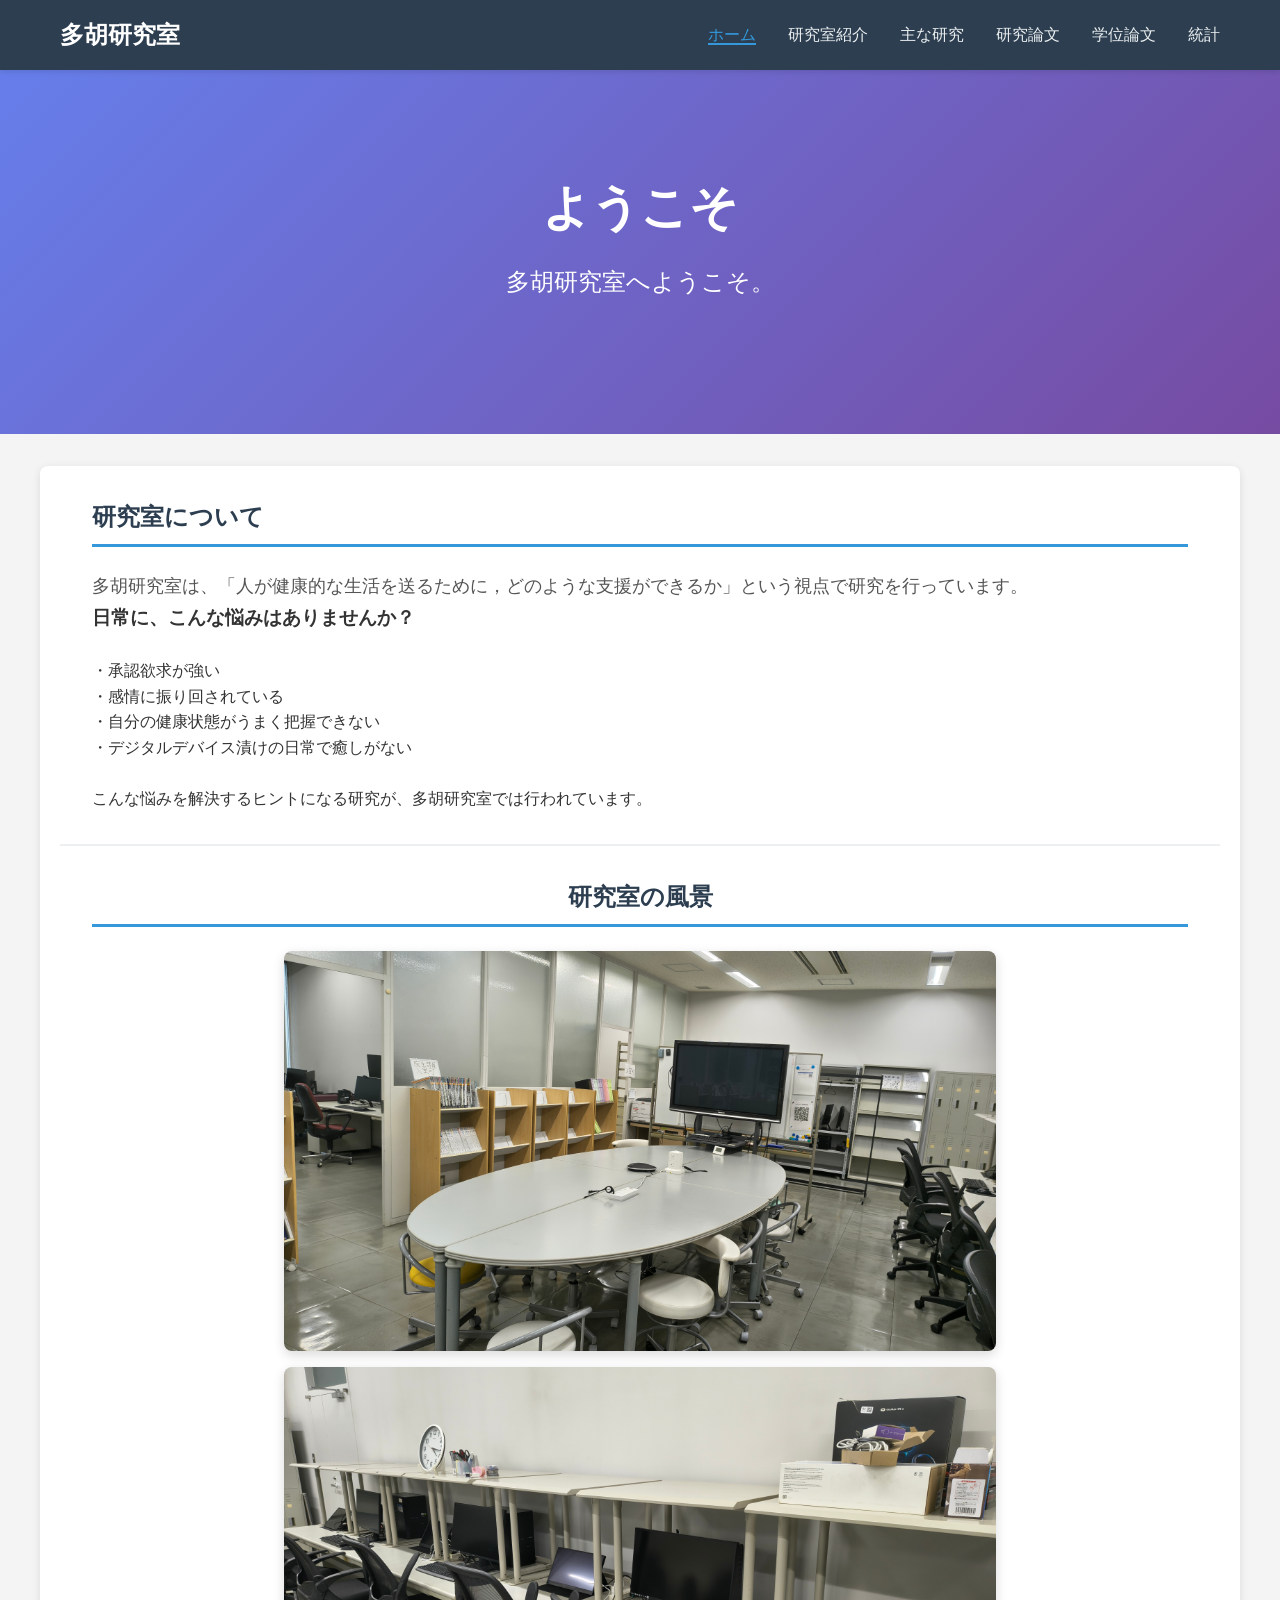
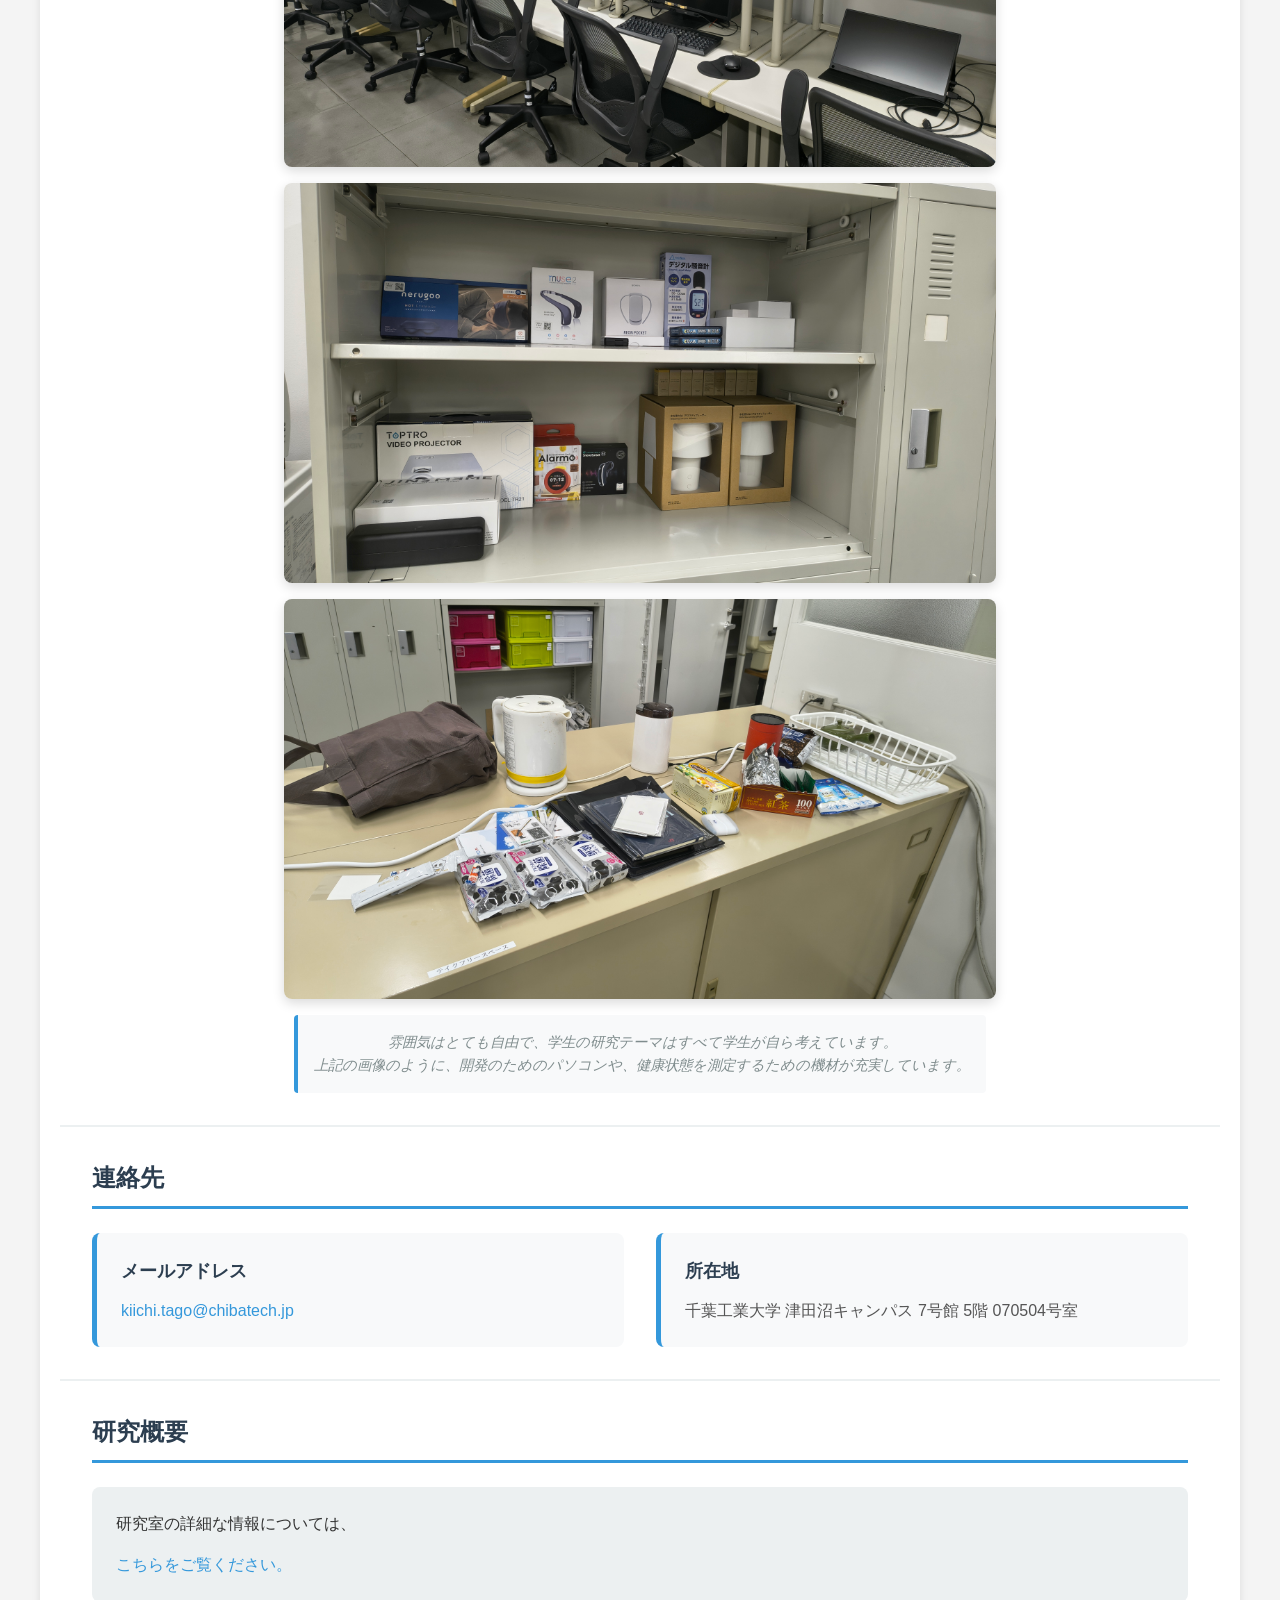
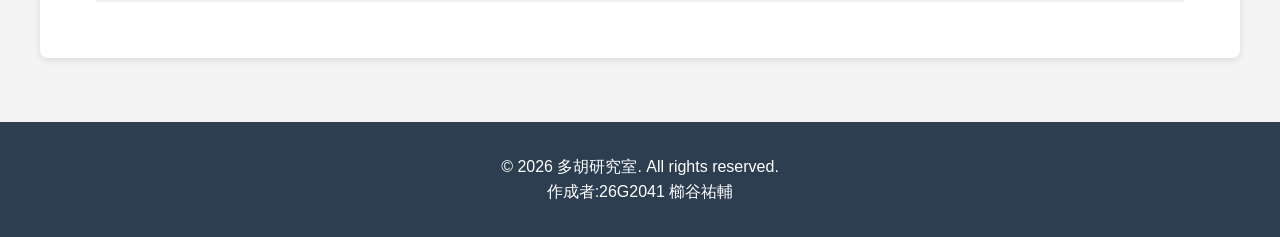
<file: index.html>
<!DOCTYPE html>
<html lang="ja">
<head>
    <meta charset="UTF-8">
    <meta name="viewport" content="width=device-width, initial-scale=1.0">
    <title>研究室紹介</title>
    <link rel="stylesheet" href="lab-website/css/style.css">
</head>
<body>
    <nav class="navbar">
        <div class="container">
            <a href="index.html" class="logo">多胡研究室</a>
            <ul class="nav-links">
                <li><a href="index.html" class="active">ホーム</a></li>
                <li><a href="lab-website/about.html">研究室紹介</a></li>
                <li><a href="lab-website/research.html">主な研究</a></li>
                <li><a href="lab-website/papers.html">研究論文</a></li>
                <li><a href="lab-website/thesis.html">学位論文</a></li>
                <li><a href="lab-website/statistics.html">統計</a></li>
            </ul>
        </div>
    </nav>

    <header class="hero">
        <div class="hero-content">
            <h1>ようこそ</h1>
            <p>多胡研究室へようこそ。
            </p>
        </div>
    </header>

    <main>
        <section class="container">
            <!-- 研究室の概要 -->
            <section class="overview-section">
                <h2>研究室について</h2>
                <p class="overview-text">多胡研究室は、「人が健康的な生活を送るために，どのような支援ができるか」という視点で研究を行っています。</p>
                <div class="overview-questions">
                    <h3>日常に、こんな悩みはありませんか？</h3><br>
                    <ul>
                                    <p>・承認欲求が強い</p>
                                    <p>・感情に振り回されている</p>
                                    <p>・自分の健康状態がうまく把握できない</p>
                                    <p>・デジタルデバイス漬けの日常で癒しがない</p>
                    </ul>
                <br>
                <p>こんな悩みを解決するヒントになる研究が、多胡研究室では行われています。</p>
                </div>
            </section>

            <!-- 研究室の写真 -->
            <section class="lab-photo-section">
                <h2>研究室の風景</h2>
                <div class="lab-photo-container">
                    <img src="lab-website/images/lab-photo.jpg" alt="研究室の写真" class="lab-photo">
                    <img src="lab-website/images/lab-photo2.jpg" alt="研究室の写真2" class="lab-photo">
                    <img src="lab-website/images/lab-photo3.jpg" alt="研究室の写真3" class="lab-photo">
                    <img src="lab-website/images/lab-photo4.jpg" alt="研究室の写真4" class="lab-photo">
                    <p class="photo-caption">雰囲気はとても自由で、学生の研究テーマはすべて学生が自ら考えています。<br>上記の画像のように、開発のためのパソコンや、健康状態を測定するための機材が充実しています。
                </div>
            </section>

            <!-- 連絡先情報 -->
            <section class="contact-section">
                <h2>連絡先</h2>
                <div class="contact-info">
                    <div class="contact-item">
                        <h3>メールアドレス</h3>
                        <p><a href="mailto:kiichi.tago@chibatech.jp">kiichi.tago@chibatech.jp</a></p>
                    </div>
                    <div class="contact-item">
                        <h3>所在地</h3>
                        <p>千葉工業大学 津田沼キャンパス 7号館 5階 070504号室</p>
                    </div>
                </div>
            </section>

            <!-- 研究概要 -->
            <section class="news-section">
                <h2>研究概要</h2>
                <article class="news-item">
                    <p>研究室の詳細な情報については、</p>
                    <a href="lab-website/about.html">こちらをご覧ください。</a>
                </article>
            </section>
        </section>
    </main>

    <footer>
        <p>&copy; 2026 多胡研究室. All rights reserved.</p>
        <p>作成者:26G2041 櫛谷祐輔</p>
    </footer>

    <script src="lab-website/js/script.js"></script>
</body>
</html>
</file>
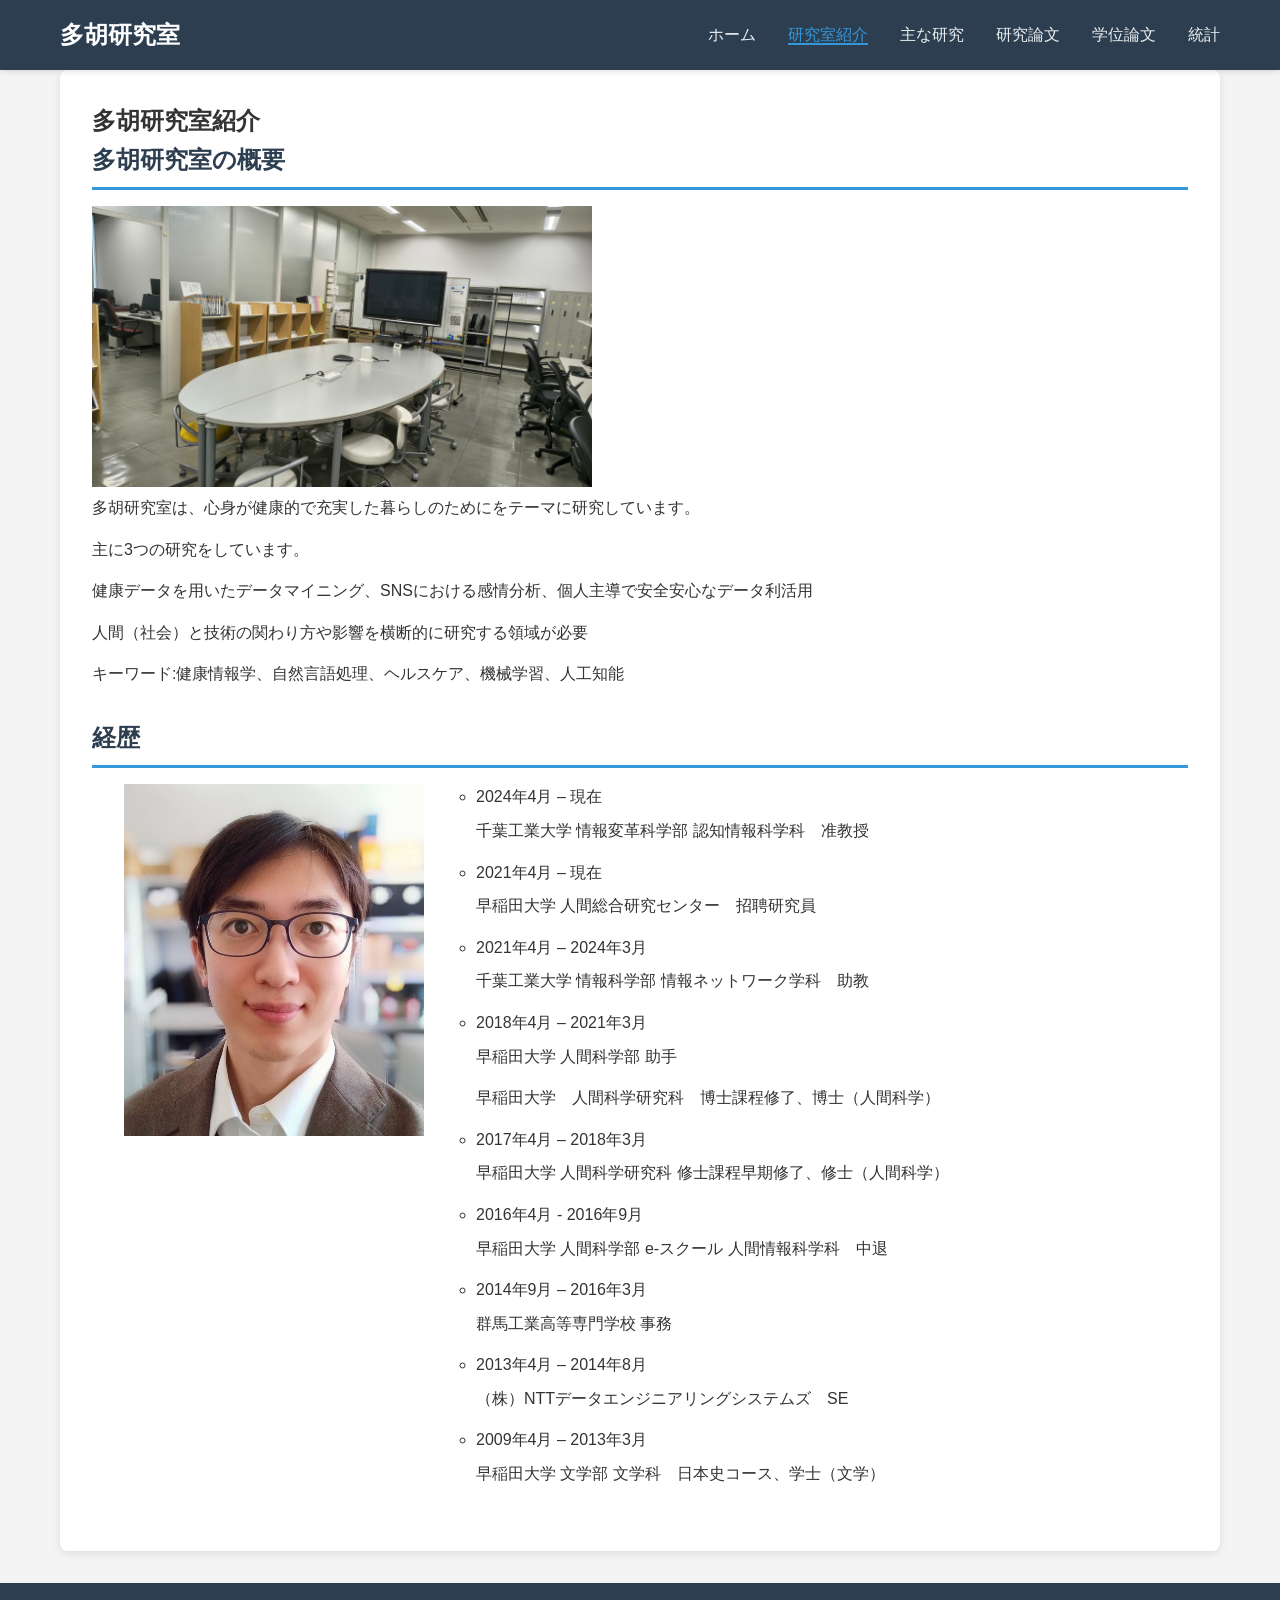
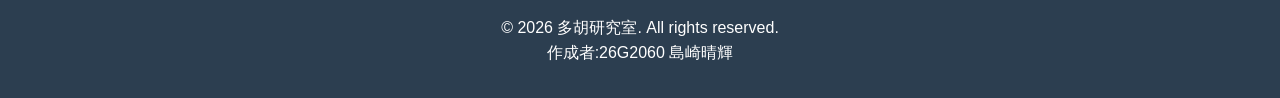
<file: lab-website/about.html>
<!DOCTYPE html>
<html lang="ja">
<head>
    <meta charset="UTF-8">
    <meta name="viewport" content="width=device-width, initial-scale=1.0">
    <title>研究室紹介</title>
    <link rel="stylesheet" href="css/style.css">
</head>
<body>
    <nav class="navbar">
        <div class="container">
            <a href="../index.html" class="logo">多胡研究室</a>
            <ul class="nav-links">
                <li><a href="../index.html">ホーム</a></li>
                <li><a href="about.html" class="active">研究室紹介</a></li>
                <li><a href="research.html">主な研究</a></li>

                <li><a href="papers.html">研究論文</a></li>
                <li><a href="thesis.html">学位論文</a></li>
                <li><a href="statistics.html">統計</a></li>
            </ul>
        </div>
    </nav>

    <main class="container">
        <section class="content-section">
            <h1>多胡研究室紹介</h1>
            
            <article>
                <h2>多胡研究室の概要</h2>
                <img src="images/lab-photo.jpg" style="width: 500px; ;">
                <p>多胡研究室は、心身が健康的で充実した暮らしのためにをテーマに研究しています。</p>
                <p>主に3つの研究をしています。</p>
                <p>健康データを用いたデータマイニング、SNSにおける感情分析、個人主導で安全安心なデータ利活用</p>
                <p>人間（社会）と技術の関わり方や影響を横断的に研究する領域が必要</p>
                <p>キーワード:健康情報学、自然言語処理、ヘルスケア、機械学習、人工知能</p>
            </article>

            <article>
                <h2>経歴</h2>
                <ul>
                    <img src="images/face.jpg" alt="写真" style="float:left; margin-right:50px; width:300px; height:auto;">
                    <div style="margin-left:320px;">
                        <ul>
                        <li>2024年4月 – 現在</li>
                        <p>千葉工業大学 情報変革科学部 認知情報科学科　准教授</p>
                        <li>2021年4月 – 現在</li>
                        <p>早稲田大学 人間総合研究センター　招聘研究員</p>
                        <li>2021年4月 – 2024年3月</li>
                        <p>千葉工業大学 情報科学部 情報ネットワーク学科　助教</p>
                        <li>2018年4月 – 2021年3月</li>
                        <p>早稲田大学 人間科学部 助手</p>
                        <p>早稲田大学　人間科学研究科　博士課程修了、博士（人間科学）</p>
                        <li>2017年4月 – 2018年3月</li>
                        <p>早稲田大学 人間科学研究科 修士課程早期修了、修士（人間科学）</p>
                        <li>2016年4月 - 2016年9月</li>
                        <p>早稲田大学 人間科学部 e-スクール 人間情報科学科　中退</p>
                        <li>2014年9月 – 2016年3月</li>
                        <p>群馬工業高等専門学校 事務</p>
                        <li>2013年4月 – 2014年8月</li>
                        <p>（株）NTTデータエンジニアリングシステムズ　SE</p>
                        <li>2009年4月 – 2013年3月</li>
                        <p>早稲田大学 文学部 文学科　日本史コース、学士（文学）</p>
                        </div>
                    </ul>
                    </p>
                </ul>
            </article>
        </section>
    </main>

    <footer>
        <p>&copy; 2026 多胡研究室. All rights reserved.</p>
        <p>作成者:26G2060 島崎晴輝</p>
    </footer>

    <script src="js/script.js"></script>
</body>
</html>
</file>
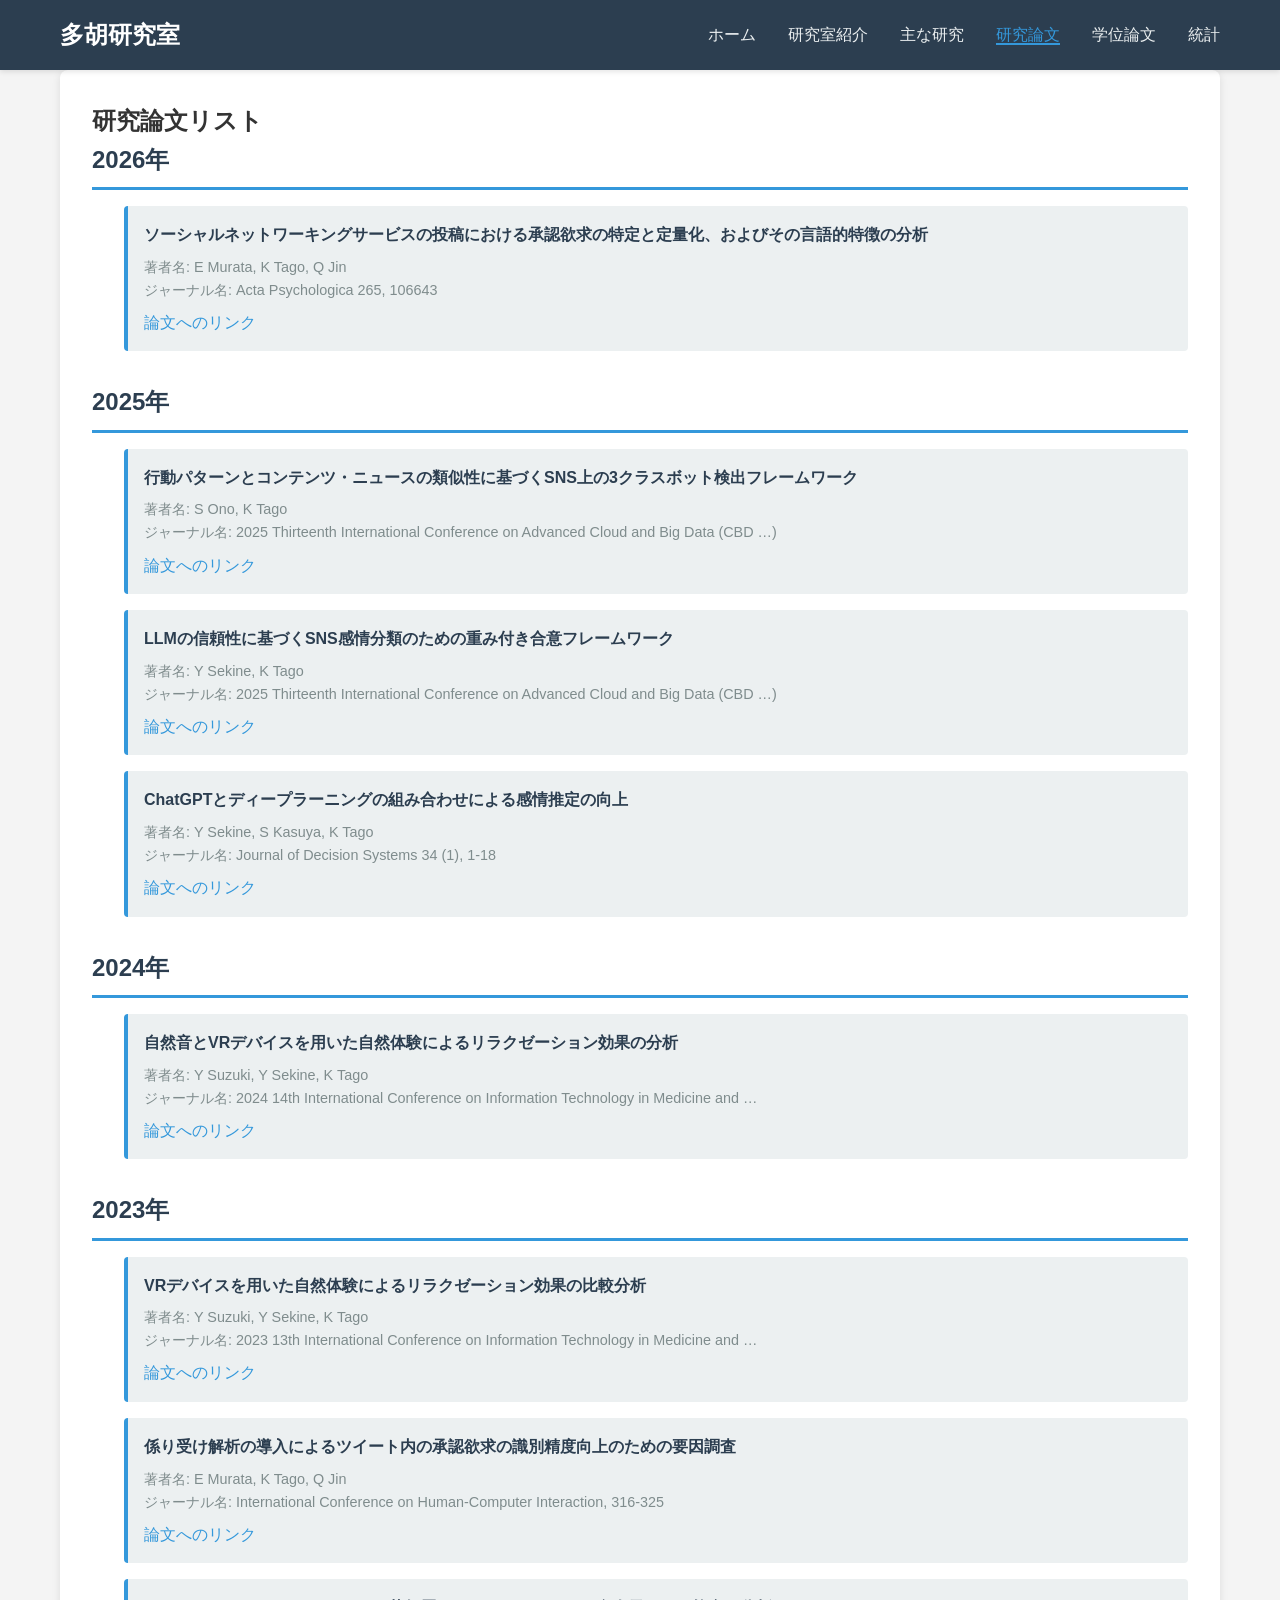
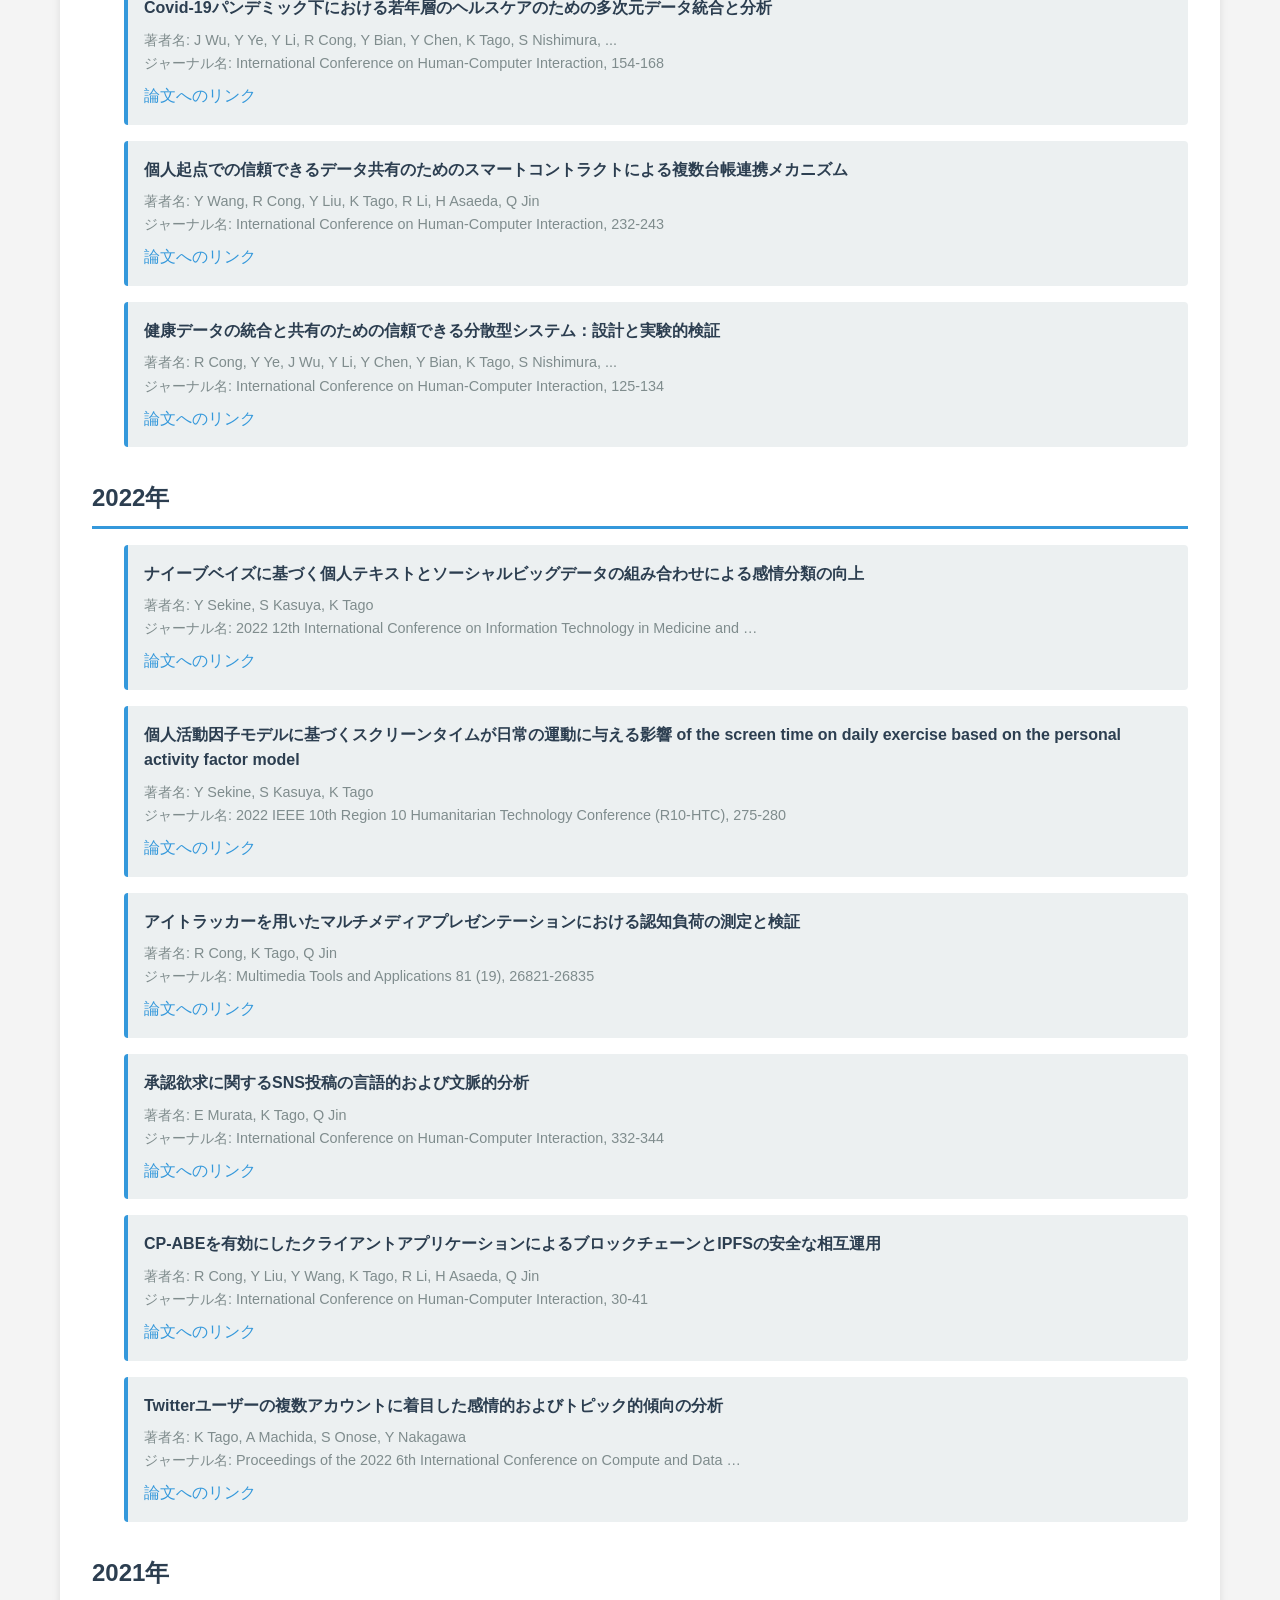
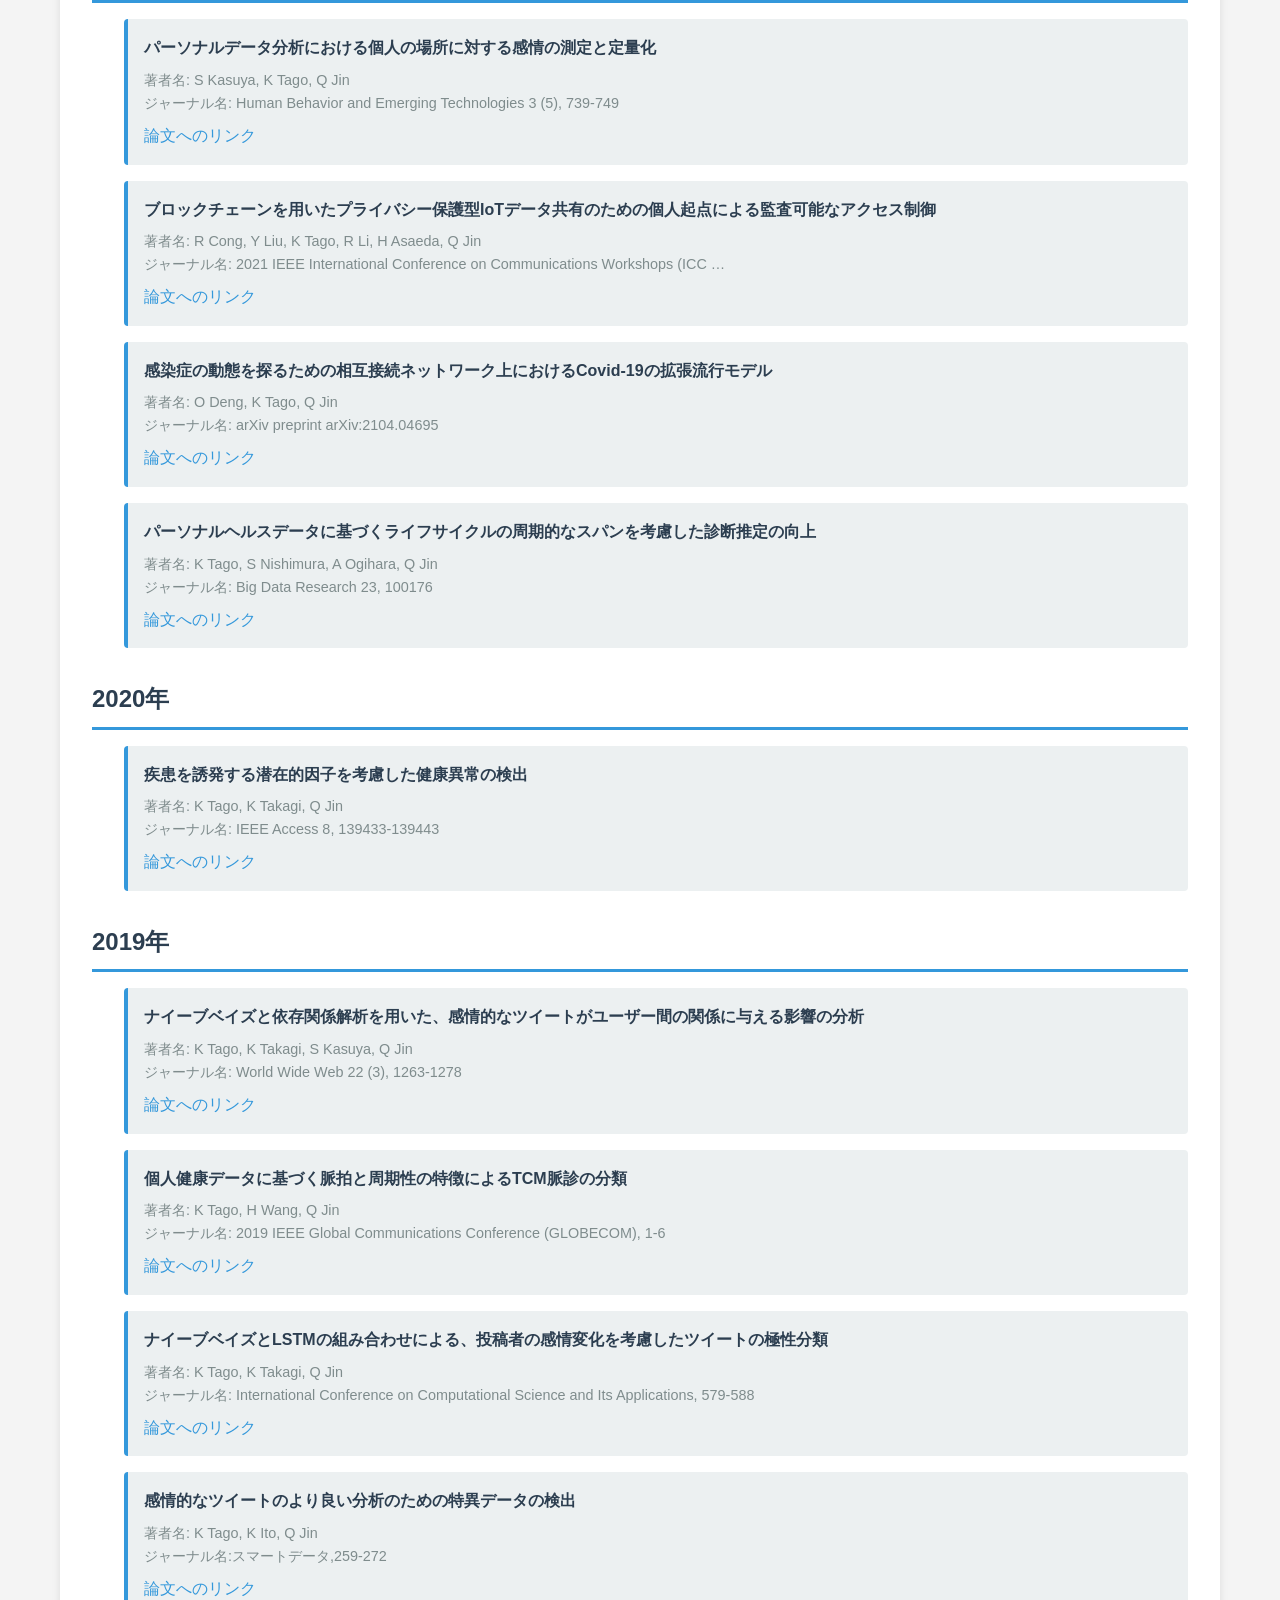
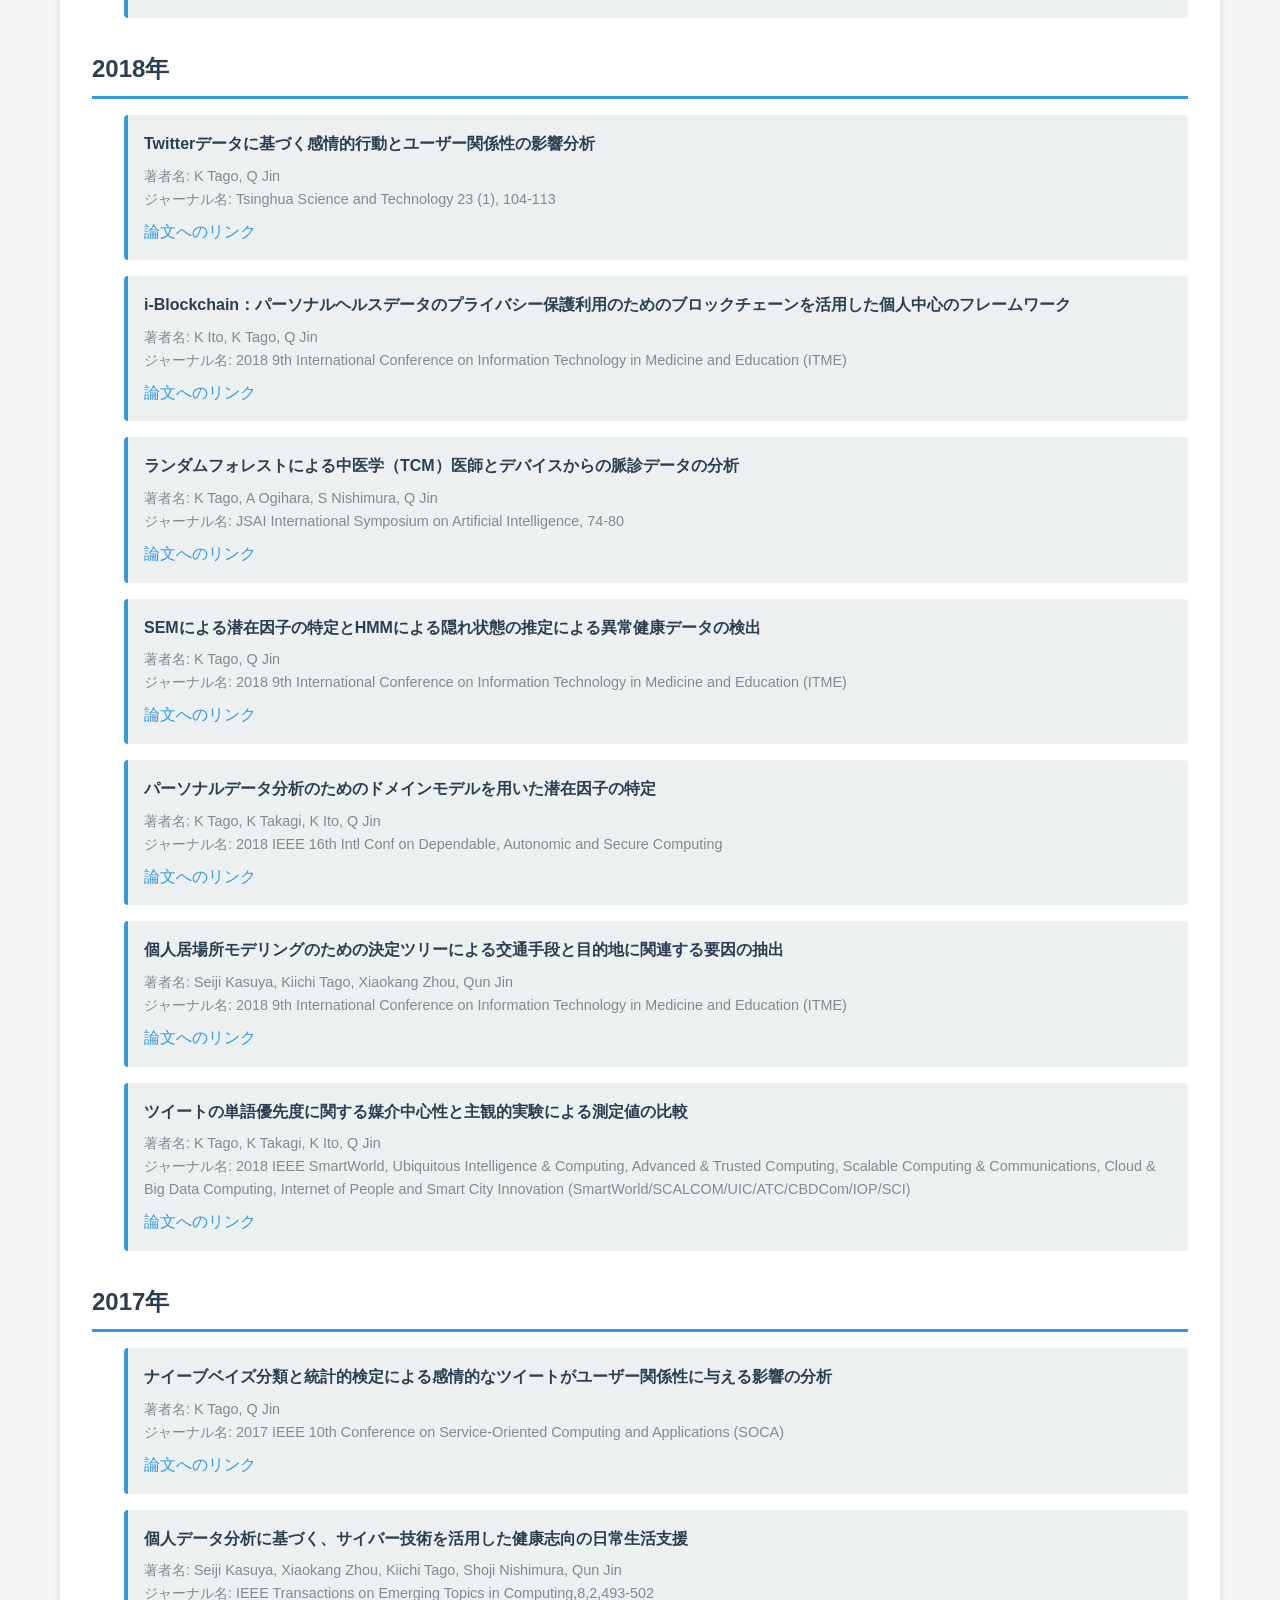
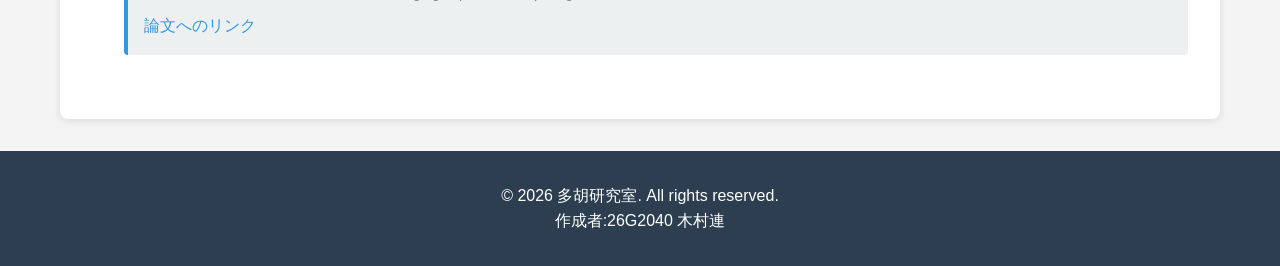
<file: lab-website/papers.html>
<!DOCTYPE html>
<html lang="ja">
<head>
    <meta charset="UTF-8">
    <meta name="viewport" content="width=device-width, initial-scale=1.0">
    <title>研究論文リスト</title>
    <link rel="stylesheet" href="css/style.css">
</head>
<body>
    <nav class="navbar">
        <div class="container">
            <a href="../index.html" class="logo">多胡研究室</a>
            <ul class="nav-links">
                <li><a href="../index.html">ホーム</a></li>
                <li><a href="about.html">研究室紹介</a></li>
                <li><a href="research.html">主な研究</a></li>
                <li><a href="papers.html" class="active">研究論文</a></li>
                <li><a href="thesis.html">学位論文</a></li>
                <li><a href="statistics.html">統計</a></li>
            </ul>
        </div>
    </nav>

    <main class="container">
        <section class="content-section">
            <h1>研究論文リスト</h1>
            
            <article>
                <h2>2026年</h2>
                <ul class="paper-list">
                    <li>
                        <strong>ソーシャルネットワーキングサービスの投稿における承認欲求の特定と定量化、およびその言語的特徴の分析</strong>
                        <p>著者名: E Murata, K Tago, Q Jin<br>ジャーナル名: Acta Psychologica 265, 106643</p>
                        <a href="https://scholar.google.com/citations?view_op=view_citation&hl=ja&user=smzuPacAAAAJ&sortby=pubdate&citation_for_view=smzuPacAAAAJ:mVmsd5A6BfQC" target="_blank">論文へのリンク</a>
                    </li>
                </ul>
            </article>

            <article>
                <h2>2025年</h2>
                <ul class="paper-list">
                    <li>
                        <strong>行動パターンとコンテンツ・ニュースの類似性に基づくSNS上の3クラスボット検出フレームワーク</strong>
                        <p>著者名: S Ono, K Tago<br>ジャーナル名: 2025 Thirteenth International Conference on Advanced Cloud and Big Data (CBD …)</p>
                        <a href="https://scholar.google.com/citations?view_op=view_citation&hl=ja&user=smzuPacAAAAJ&sortby=pubdate&citation_for_view=smzuPacAAAAJ:Wp0gIr-vW9MC" target="_blank">論文へのリンク</a>
                    </li>
                    <li>
                        <strong>LLMの信頼性に基づくSNS感情分類のための重み付き合意フレームワーク</strong>
                        <p>著者名: Y Sekine, K Tago<br>ジャーナル名: 2025 Thirteenth International Conference on Advanced Cloud and Big Data (CBD …)</p>
                        <a href="https://scholar.google.com/citations?view_op=view_citation&hl=ja&user=smzuPacAAAAJ&sortby=pubdate&citation_for_view=smzuPacAAAAJ:4DMP91E08xMC" target="_blank">論文へのリンク</a>
                    </li>
                    <li>
                        <strong>ChatGPTとディープラーニングの組み合わせによる感情推定の向上</strong>
                        <p>著者名: Y Sekine, S Kasuya, K Tago<br>ジャーナル名: Journal of Decision Systems 34 (1), 1-18</p>
                        <a href="https://scholar.google.com/citations?view_op=view_citation&hl=ja&user=smzuPacAAAAJ&sortby=pubdate&citation_for_view=smzuPacAAAAJ:qxL8FJ1GzNcC" target="_blank">論文へのリンク</a>
                    </li>
                </ul>
            </article>

            <article>
                <h2>2024年</h2>
                <ul class="paper-list">
                    <li>
                        <strong>自然音とVRデバイスを用いた自然体験によるリラクゼーション効果の分析</strong>
                        <p>著者名: Y Suzuki, Y Sekine, K Tago<br>ジャーナル名: 2024 14th International Conference on Information Technology in Medicine and …</p>
                        <a href="https://scholar.google.com/citations?view_op=view_citation&hl=ja&user=smzuPacAAAAJ&sortby=pubdate&citation_for_view=smzuPacAAAAJ:aqlVkmm33-oC" target="_blank">論文へのリンク</a>
                    </li>
                </ul>
            </article>

            <article>
                <h2>2023年</h2>
                <ul class="paper-list">
                    <li>
                        <strong>VRデバイスを用いた自然体験によるリラクゼーション効果の比較分析</strong>
                        <p>著者名: Y Suzuki, Y Sekine, K Tago<br>ジャーナル名: 2023 13th International Conference on Information Technology in Medicine and …</p>
                        <a href="https://scholar.google.com/citations?view_op=view_citation&hl=ja&user=smzuPacAAAAJ&sortby=pubdate&citation_for_view=smzuPacAAAAJ:4TOpqqG69KYC" target="_blank">論文へのリンク</a>
                    </li>
                    <li>
                        <strong>係り受け解析の導入によるツイート内の承認欲求の識別精度向上のための要因調査</strong>
                        <p>著者名: E Murata, K Tago, Q Jin<br>ジャーナル名: International Conference on Human-Computer Interaction, 316-325</p>
                        <a href="https://scholar.google.com/citations?view_op=view_citation&hl=ja&user=smzuPacAAAAJ&sortby=pubdate&citation_for_view=smzuPacAAAAJ:_kc_bZDykSQC" target="_blank">論文へのリンク</a>
                    </li>
                    <li>
                        <strong>Covid-19パンデミック下における若年層のヘルスケアのための多次元データ統合と分析</strong>
                        <p>著者名: J Wu, Y Ye, Y Li, R Cong, Y Bian, Y Chen, K Tago, S Nishimura, ...<br>ジャーナル名: International Conference on Human-Computer Interaction, 154-168</p>
                        <a href="https://scholar.google.com/citations?view_op=view_citation&hl=ja&user=smzuPacAAAAJ&sortby=pubdate&citation_for_view=smzuPacAAAAJ:YOwf2qJgpHMC" target="_blank">論文へのリンク</a>
                    </li>
                    <li>
                        <strong>個人起点での信頼できるデータ共有のためのスマートコントラクトによる複数台帳連携メカニズム</strong>
                        <p>著者名: Y Wang, R Cong, Y Liu, K Tago, R Li, H Asaeda, Q Jin<br>ジャーナル名: International Conference on Human-Computer Interaction, 232-243</p>
                        <a href="https://scholar.google.com/citations?view_op=view_citation&hl=ja&user=smzuPacAAAAJ&sortby=pubdate&citation_for_view=smzuPacAAAAJ:ULOm3_A8WrAC" target="_blank">論文へのリンク</a>
                    </li>
                    <li>
                        <strong>健康データの統合と共有のための信頼できる分散型システム：設計と実験的検証</strong>
                        <p>著者名: R Cong, Y Ye, J Wu, Y Li, Y Chen, Y Bian, K Tago, S Nishimura, ...<br>ジャーナル名: International Conference on Human-Computer Interaction, 125-134</p>
                        <a href="https://scholar.google.com/citations?view_op=view_citation&hl=ja&user=smzuPacAAAAJ&sortby=pubdate&citation_for_view=smzuPacAAAAJ:Zph67rFs4hoC" target="_blank">論文へのリンク</a>
                    </li>
                </ul>
            </article>

            <article>
                <h2>2022年</h2>
                <ul class="paper-list">
                    <li>
                        <strong>ナイーブベイズに基づく個人テキストとソーシャルビッグデータの組み合わせによる感情分類の向上</strong>
                        <p>著者名: Y Sekine, S Kasuya, K Tago<br>ジャーナル名: 2022 12th International Conference on Information Technology in Medicine and …</p>
                        <a href="https://scholar.google.com/citations?view_op=view_citation&hl=ja&user=smzuPacAAAAJ&sortby=pubdate&citation_for_view=smzuPacAAAAJ:kNdYIx-mwKoC" target="_blank">論文へのリンク</a>
                    </li>
                    <li>
                        <strong>個人活動因子モデルに基づくスクリーンタイムが日常の運動に与える影響 of the screen time on daily exercise based on the personal activity factor model</strong>
                        <p>著者名: Y Sekine, S Kasuya, K Tago<br>ジャーナル名: 2022 IEEE 10th Region 10 Humanitarian Technology Conference (R10-HTC), 275-280</p>
                        <a href="https://scholar.google.com/citations?view_op=view_citation&hl=ja&user=smzuPacAAAAJ&sortby=pubdate&citation_for_view=smzuPacAAAAJ:MXK_kJrjxJIC" target="_blank">論文へのリンク</a>
                    </li>
                    <li>
                        <strong>アイトラッカーを用いたマルチメディアプレゼンテーションにおける認知負荷の測定と検証</strong>
                        <p>著者名: R Cong, K Tago, Q Jin<br>ジャーナル名: Multimedia Tools and Applications 81 (19), 26821-26835</p>
                        <a href="https://scholar.google.com/citations?view_op=view_citation&hl=ja&user=smzuPacAAAAJ&sortby=pubdate&citation_for_view=smzuPacAAAAJ:5nxA0vEk-isC" target="_blank">論文へのリンク</a>
                    </li>
                    <li>
                        <strong>承認欲求に関するSNS投稿の言語的および文脈的分析</strong>
                        <p>著者名: E Murata, K Tago, Q Jin<br>ジャーナル名: International Conference on Human-Computer Interaction, 332-344</p>
                        <a href="https://scholar.google.com/citations?view_op=view_citation&hl=ja&user=smzuPacAAAAJ&sortby=pubdate&citation_for_view=smzuPacAAAAJ:8k81kl-MbHgC" target="_blank">論文へのリンク</a>
                    </li>
                    <li>
                        <strong>CP-ABEを有効にしたクライアントアプリケーションによるブロックチェーンとIPFSの安全な相互運用</strong>
                        <p>著者名: R Cong, Y Liu, Y Wang, K Tago, R Li, H Asaeda, Q Jin<br>ジャーナル名: International Conference on Human-Computer Interaction, 30-41</p>
                        <a href="https://scholar.google.com/citations?view_op=view_citation&hl=ja&user=smzuPacAAAAJ&sortby=pubdate&citation_for_view=smzuPacAAAAJ:0EnyYjriUFMC" target="_blank">論文へのリンク</a>
                    </li>
                    <li>
                        <strong>Twitterユーザーの複数アカウントに着目した感情的およびトピック的傾向の分析</strong>
                        <p>著者名: K Tago, A Machida, S Onose, Y Nakagawa<br>ジャーナル名: Proceedings of the 2022 6th International Conference on Compute and Data …</p>
                        <a href="https://scholar.google.com/citations?view_op=view_citation&hl=ja&user=smzuPacAAAAJ&sortby=pubdate&citation_for_view=smzuPacAAAAJ:hqOjcs7Dif8C" target="_blank">論文へのリンク</a>
                    </li>
                </ul>
            </article>

            <article>
                <h2>2021年</h2>
                <ul class="paper-list">
                    <li>
                        <strong>パーソナルデータ分析における個人の場所に対する感情の測定と定量化</strong>
                        <p>著者名: S Kasuya, K Tago, Q Jin<br>ジャーナル名: Human Behavior and Emerging Technologies 3 (5), 739-749</p>
                        <a href="https://scholar.google.com/citations?view_op=view_citation&hl=ja&user=smzuPacAAAAJ&sortby=pubdate&citation_for_view=smzuPacAAAAJ:Se3iqnhoufwC" target="_blank">論文へのリンク</a>
                    </li>
                    <li>
                        <strong>ブロックチェーンを用いたプライバシー保護型IoTデータ共有のための個人起点による監査可能なアクセス制御</strong>
                        <p>著者名: R Cong, Y Liu, K Tago, R Li, H Asaeda, Q Jin<br>ジャーナル名: 2021 IEEE International Conference on Communications Workshops (ICC …</p>
                        <a href="https://scholar.google.com/citations?view_op=view_citation&hl=ja&user=smzuPacAAAAJ&sortby=pubdate&citation_for_view=smzuPacAAAAJ:LkGwnXOMwfcC" target="_blank">論文へのリンク</a>
                    </li>
                    <li>
                        <strong>感染症の動態を探るための相互接続ネットワーク上におけるCovid-19の拡張流行モデル</strong>
                        <p>著者名: O Deng, K Tago, Q Jin<br>ジャーナル名: arXiv preprint arXiv:2104.04695</p>
                        <a href="https://scholar.google.com/citations?view_op=view_citation&hl=ja&user=smzuPacAAAAJ&sortby=pubdate&citation_for_view=smzuPacAAAAJ:_FxGoFyzp5QC" target="_blank">論文へのリンク</a>
                    </li>
                    <li>
                        <strong>パーソナルヘルスデータに基づくライフサイクルの周期的なスパンを考慮した診断推定の向上</strong>
                        <p>著者名: K Tago, S Nishimura, A Ogihara, Q Jin<br>ジャーナル名: Big Data Research 23, 100176</p>
                        <a href="https://scholar.google.com/citations?view_op=view_citation&hl=ja&user=smzuPacAAAAJ&sortby=pubdate&citation_for_view=smzuPacAAAAJ:WF5omc3nYNoC" target="_blank">論文へのリンク</a>
                    </li>
                </ul>
            </article>

<article>
                <h2>2020年</h2>
                <ul class="paper-list" style="text-align: left; overflow-wrap: break-word;">
                    <li>
                        <strong>疾患を誘発する潜在的因子を考慮した健康異常の検出</strong>
                        <p>著者名: K Tago, K Takagi, Q Jin<br>ジャーナル名: IEEE Access 8, 139433-139443</p>
                        <a href="https://scholar.google.com/citations?view_op=view_citation&hl=ja&user=smzuPacAAAAJ&cstart=20&pagesize=80&sortby=pubdate&citation_for_view=smzuPacAAAAJ:eQOLeE2rZwMC" target="_blank">論文へのリンク</a>
                    </li>
                </ul>
            </article>

            <article>
                <h2>2019年</h2>
                <ul class="paper-list" style="text-align: left; overflow-wrap: break-word;">
                    <li>
                        <strong>ナイーブベイズと依存関係解析を用いた、感情的なツイートがユーザー間の関係に与える影響の分析</strong>
                        <p>著者名: K Tago, K Takagi, S Kasuya, Q Jin<br>ジャーナル名: World Wide Web 22 (3), 1263-1278</p>
                        <a href="https://scholar.google.com/citations?view_op=view_citation&hl=ja&user=smzuPacAAAAJ&pagesize=80&sortby=pubdate&citation_for_view=smzuPacAAAAJ:UeHWp8X0CEIC" target="_blank">論文へのリンク</a>
                    </li>
                    <li>
                        <strong>個人健康データに基づく脈拍と周期性の特徴によるTCM脈診の分類
                        </strong>
                        <p>著者名: K Tago, H Wang, Q Jin<br>ジャーナル名: 2019 IEEE Global Communications Conference (GLOBECOM), 1-6</p>
                        <a href="https://scholar.google.com/citations?view_op=view_citation&hl=ja&user=smzuPacAAAAJ&pagesize=80&sortby=pubdate&citation_for_view=smzuPacAAAAJ:YsMSGLbcyi4C" target="_blank">論文へのリンク</a>
                    </li>
                    <li>
                        <strong>ナイーブベイズとLSTMの組み合わせによる、投稿者の感情変化を考慮したツイートの極性分類</strong>
                        <p>著者名: K Tago, K Takagi, Q Jin<br>ジャーナル名: International Conference on Computational Science and Its Applications, 579-588</p>
                        <a href="https://scholar.google.com/citations?view_op=view_citation&hl=ja&user=smzuPacAAAAJ&pagesize=80&sortby=pubdate&citation_for_view=smzuPacAAAAJ:d1gkVwhDpl0C" target="_blank">論文へのリンク</a>
                    </li>
                    <li>
                        <strong>感情的なツイートのより良い分析のための特異データの検出</strong>
                        <p>著者名: K Tago, K Ito, Q Jin<br>ジャーナル名:スマートデータ,259-272</p>
                        <a href="https://scholar.google.com/citations?view_op=view_citation&hl=ja&user=smzuPacAAAAJ&pagesize=80&sortby=pubdate&citation_for_view=smzuPacAAAAJ:u5HHmVD_uO8C" target="_blank">論文へのリンク</a>
                    </li>
                </ul>
            </article>

            <article>
                <h2>2018年</h2>
                <ul class="paper-list" style="text-align: left; overflow-wrap: break-word;">
                    <li>
                        <strong>Twitterデータに基づく感情的行動とユーザー関係性の影響分析</strong>
                        <p>著者名: K Tago, Q Jin<br>ジャーナル名: Tsinghua Science and Technology 23 (1), 104-113</p>
                        <a href="https://scholar.google.com/citations?view_op=view_citation&hl=ja&user=smzuPacAAAAJ&pagesize=80&sortby=pubdate&citation_for_view=smzuPacAAAAJ:9yKSN-GCB0IC" target="_blank">論文へのリンク</a>
                    </li>
                    <li>
                        <strong>i-Blockchain：パーソナルヘルスデータのプライバシー保護利用のためのブロックチェーンを活用した個人中心のフレームワーク</strong>
                        <p>著者名: K Ito, K Tago, Q Jin<br>ジャーナル名: 2018 9th International Conference on Information Technology in Medicine and Education (ITME)</p>
                        <a href="https://scholar.google.com/citations?view_op=view_citation&hl=ja&user=smzuPacAAAAJ&pagesize=80&sortby=pubdate&citation_for_view=smzuPacAAAAJ:qjMakFHDy7sC" target="_blank">論文へのリンク</a>
                    </li>
                    <li>
                        <strong>ランダムフォレストによる中医学（TCM）医師とデバイスからの脈診データの分析</strong>
                        <p>著者名: K Tago, A Ogihara, S Nishimura, Q Jin<br>ジャーナル名: JSAI International Symposium on Artificial Intelligence, 74-80</p>
                        <a href="https://scholar.google.com/citations?view_op=view_citation&hl=ja&user=smzuPacAAAAJ&pagesize=80&sortby=pubdate&citation_for_view=smzuPacAAAAJ:W7OEmFMy1HYC" target="_blank">論文へのリンク</a>
                    </li>
                    <li>
                        <strong>SEMによる潜在因子の特定とHMMによる隠れ状態の推定による異常健康データの検出</strong>
                        <p>著者名: K Tago, Q Jin<br>ジャーナル名: 2018 9th International Conference on Information Technology in Medicine and Education (ITME)</p>
                        <a href="https://scholar.google.com/citations?view_op=view_citation&hl=ja&user=smzuPacAAAAJ&pagesize=80&sortby=pubdate&citation_for_view=smzuPacAAAAJ:2osOgNQ5qMEC" target="_blank">論文へのリンク</a>
                    </li>
                    <li>
                        <strong>パーソナルデータ分析のためのドメインモデルを用いた潜在因子の特定</strong>
                        <p>著者名: K Tago, K Takagi, K Ito, Q Jin<br>ジャーナル名: 2018 IEEE 16th Intl Conf on Dependable, Autonomic and Secure Computing</p>
                        <a href="https://scholar.google.com/citations?view_op=view_citation&hl=ja&user=smzuPacAAAAJ&pagesize=80&sortby=pubdate&citation_for_view=smzuPacAAAAJ:u-x6o8ySG0sC" target="_blank">論文へのリンク</a>
                    </li>
                    <li>
                        <strong>個人居場所モデリングのための決定ツリーによる交通手段と目的地に関連する要因の抽出</strong>
                        <p>著者名: Seiji Kasuya, Kiichi Tago, Xiaokang Zhou, Qun Jin<br>ジャーナル名: 2018 9th International Conference on Information Technology in Medicine and Education (ITME)</p>
                        <a href="https://scholar.google.com/citations?view_op=view_citation&hl=ja&user=smzuPacAAAAJ&pagesize=80&sortby=pubdate&citation_for_view=smzuPacAAAAJ:Tyk-4Ss8FVUC" target="_blank">論文へのリンク</a>
                    </li>
                    <li>
                        <strong>ツイートの単語優先度に関する媒介中心性と主観的実験による測定値の比較</strong>
                        <p>著者名: K Tago, K Takagi, K Ito, Q Jin<br>ジャーナル名: 2018 IEEE SmartWorld, Ubiquitous Intelligence & Computing, Advanced & Trusted Computing, Scalable Computing & Communications, Cloud & Big Data Computing, Internet of People and Smart City Innovation (SmartWorld/SCALCOM/UIC/ATC/CBDCom/IOP/SCI)</p>
                        <a href="https://scholar.google.com/citations?view_op=view_citation&hl=ja&user=smzuPacAAAAJ&pagesize=80&sortby=pubdate&citation_for_view=smzuPacAAAAJ:Y0pCki6q_DkC" target="_blank">論文へのリンク</a>
                    </li>
                </ul>
            </article>

            <article>
                <h2>2017年</h2>
                <ul class="paper-list" style="text-align: left; overflow-wrap: break-word;">
                    <li>
                        <strong>ナイーブベイズ分類と統計的検定による感情的なツイートがユーザー関係性に与える影響の分析</strong>
                        <p>著者名: K Tago, Q Jin<br>ジャーナル名: 2017 IEEE 10th Conference on Service-Oriented Computing and Applications (SOCA)</p>
                        <a href="https://scholar.google.com/citations?view_op=view_citation&hl=ja&user=smzuPacAAAAJ&pagesize=80&sortby=pubdate&citation_for_view=smzuPacAAAAJ:zYLM7Y9cAGgC" target="_blank">論文へのリンク</a>
                    </li>
                    <li>
                        <strong>個人データ分析に基づく、サイバー技術を活用した健康志向の日常生活支援</strong>
                        <p>著者名: Seiji Kasuya, Xiaokang Zhou, Kiichi Tago, Shoji Nishimura, Qun Jin<br>ジャーナル名: IEEE Transactions on Emerging Topics in Computing,8,2,493-502</p>
                        <a href="https://scholar.google.com/citations?view_op=view_citation&hl=ja&user=smzuPacAAAAJ&pagesize=80&sortby=pubdate&citation_for_view=smzuPacAAAAJ:IjCSPb-OGe4C" target="_blank">論文へのリンク</a>
                    </li>
                </ul>
            </article>

        </section>
    </main>

    <footer>
        <p>&copy; 2026 多胡研究室. All rights reserved.</p>
        <p>作成者:26G2040 木村連</p>
    </footer>

    <script src="js/script.js"></script>
</body>
</html>
</file>
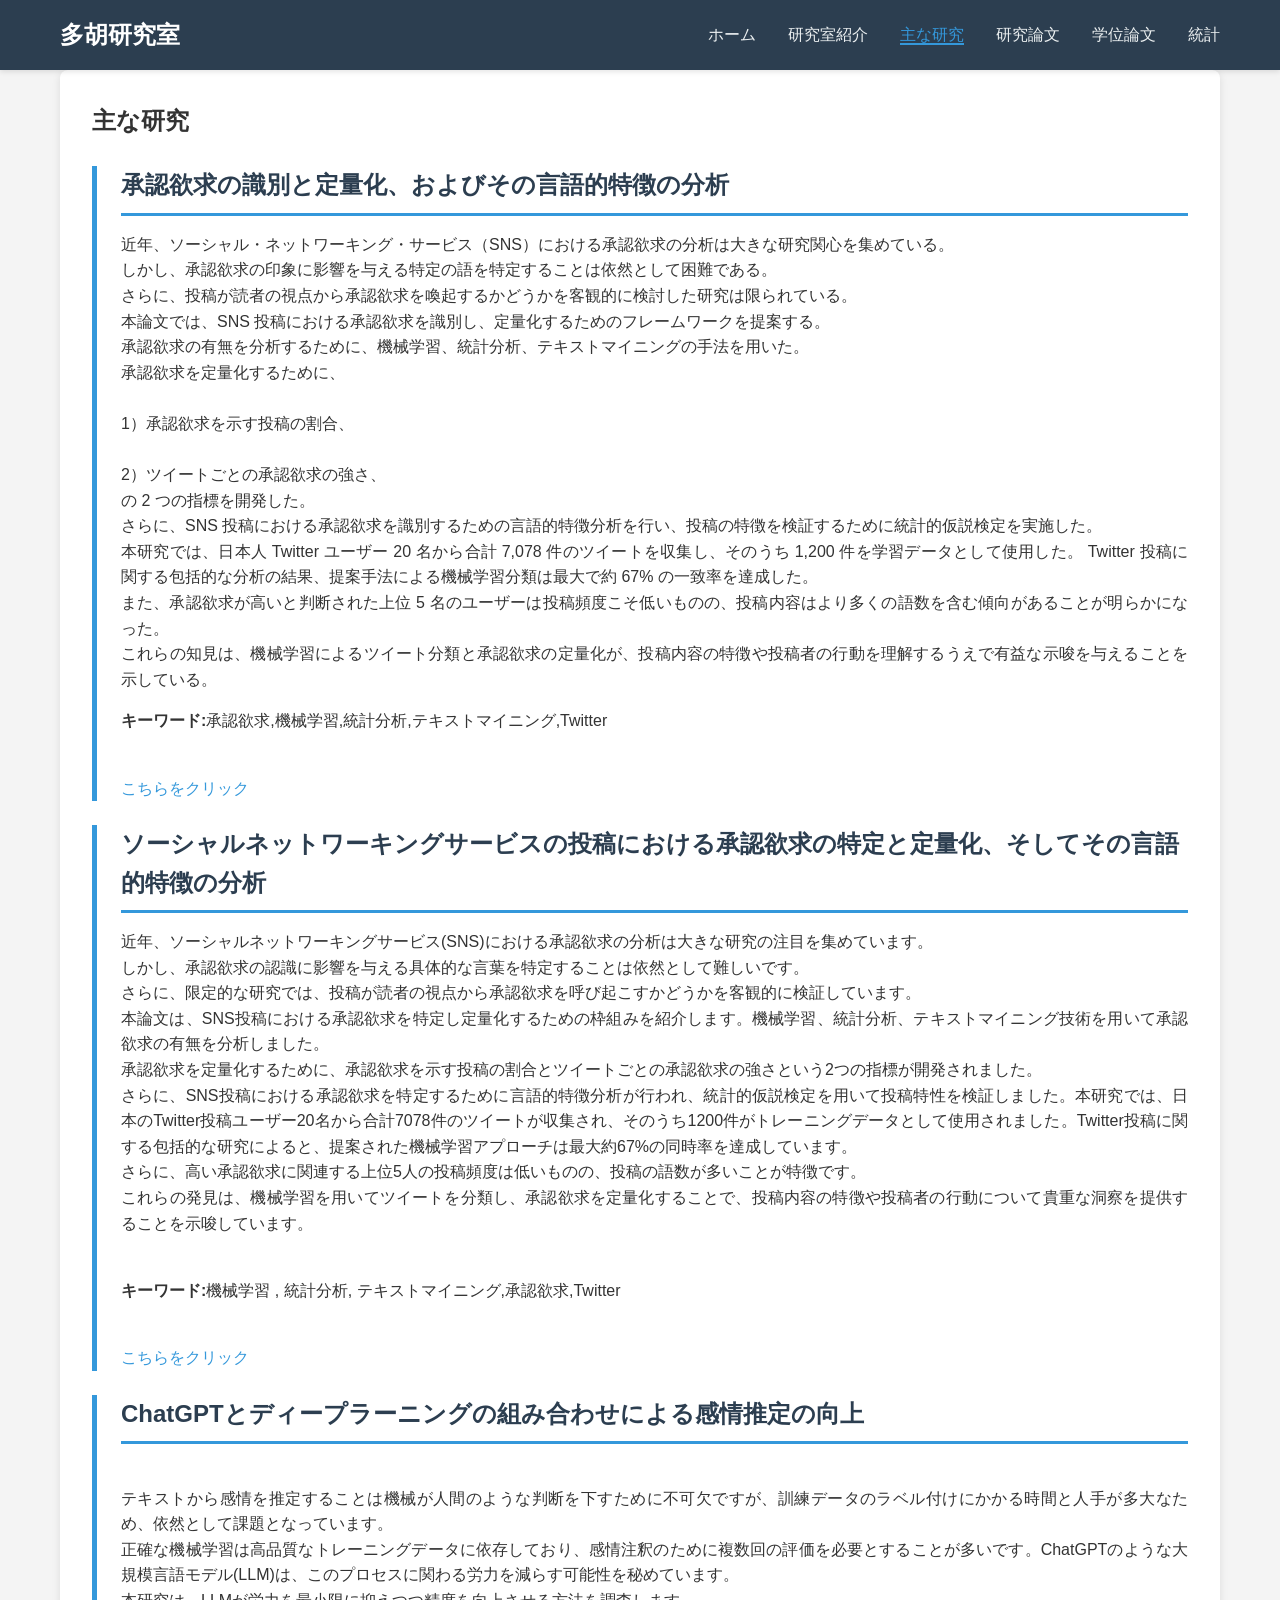
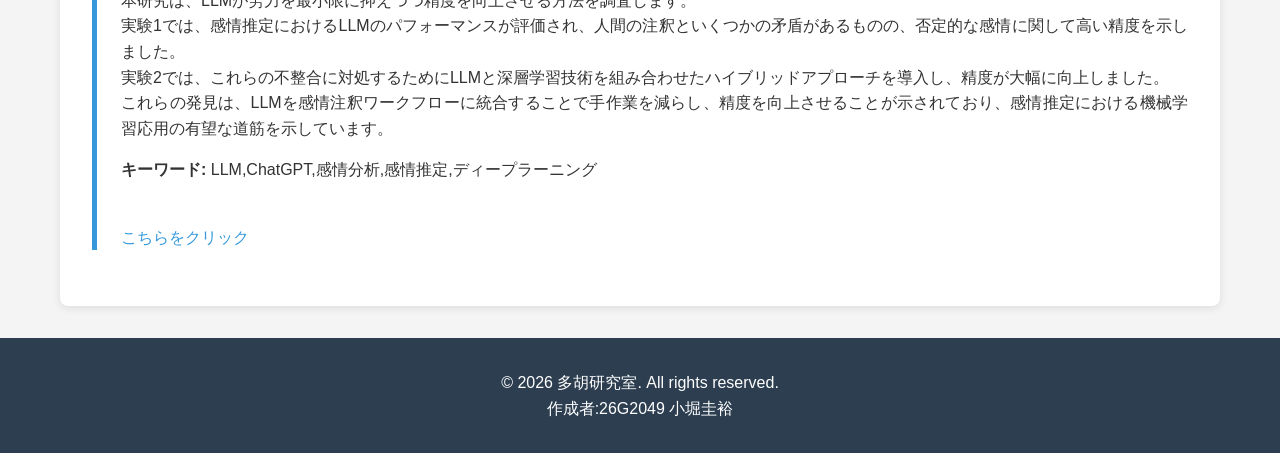
<file: lab-website/research.html>
<!DOCTYPE html>
<html lang="ja">
<head>
    <meta charset="UTF-8">
    <meta name="viewport" content="width=device-width, initial-scale=1.0">
    <title>主な研究</title>
    <link rel="stylesheet" href="css/style.css">
</head>
<body>
    <nav class="navbar">
        <div class="container">
            <a href="../index.html" class="logo">多胡研究室</a>
            <ul class="nav-links">
                <li><a href="../index.html">ホーム</a></li>
                <li><a href="about.html">研究室紹介</a></li>
                <li><a href="research.html" class="active">主な研究</a></li>
                <li><a href="papers.html">研究論文</a></li>
                <li><a href="thesis.html">学位論文</a></li>
                <li><a href="statistics.html">統計</a></li>
            </ul>
        </div>
    </nav>

    <main class="container">
        <section class="content-section">
            <h1>主な研究</h1>
            <br>
            <article class="research-item">
                <h2>承認欲求の識別と定量化、およびその言語的特徴の分析</h2>
                <p>近年、ソーシャル・ネットワーキング・サービス（SNS）における承認欲求の分析は大きな研究関心を集めている。<br>しかし、承認欲求の印象に影響を与える特定の語を特定することは依然として困難である。<br>さらに、投稿が読者の視点から承認欲求を喚起するかどうかを客観的に検討した研究は限られている。<br>
本論文では、SNS 投稿における承認欲求を識別し、定量化するためのフレームワークを提案する。<br>承認欲求の有無を分析するために、機械学習、統計分析、テキストマイニングの手法を用いた。<br>承認欲求を定量化するために、<br>
<br>1）承認欲求を示す投稿の割合、<br>
<br>2）ツイートごとの承認欲求の強さ、<br>
の 2 つの指標を開発した。
<br>さらに、SNS 投稿における承認欲求を識別するための言語的特徴分析を行い、投稿の特徴を検証するために統計的仮説検定を実施した。<br>本研究では、日本人 Twitter ユーザー 20 名から合計 7,078 件のツイートを収集し、そのうち 1,200 件を学習データとして使用した。
Twitter 投稿に関する包括的な分析の結果、提案手法による機械学習分類は最大で約 67% の一致率を達成した。<br>また、承認欲求が高いと判断された上位 5 名のユーザーは投稿頻度こそ低いものの、投稿内容はより多くの語数を含む傾向があることが明らかになった。<br>
これらの知見は、機械学習によるツイート分類と承認欲求の定量化が、投稿内容の特徴や投稿者の行動を理解するうえで有益な示唆を与えることを示している。
</p>
                <p><strong>キーワード:</strong>承認欲求,機械学習,統計分析,テキストマイニング,Twitter</p>
                <br><a href=https://www.sciencedirect.com/science/article/pii/S0001691826004440>こちらをクリック</a>
            </article>

            <article class="research-item">
                <h2>ソーシャルネットワーキングサービスの投稿における承認欲求の特定と定量化、そしてその言語的特徴の分析</h2>
                <p>近年、ソーシャルネットワーキングサービス(SNS)における承認欲求の分析は大きな研究の注目を集めています。<br>しかし、承認欲求の認識に影響を与える具体的な言葉を特定することは依然として難しいです。<br>さらに、限定的な研究では、投稿が読者の視点から承認欲求を呼び起こすかどうかを客観的に検証しています。<br>本論文は、SNS投稿における承認欲求を特定し定量化するための枠組みを紹介します。機械学習、統計分析、テキストマイニング技術を用いて承認欲求の有無を分析しました。<br>承認欲求を定量化するために、承認欲求を示す投稿の割合とツイートごとの承認欲求の強さという2つの指標が開発されました。<br>さらに、SNS投稿における承認欲求を特定するために言語的特徴分析が行われ、統計的仮説検定を用いて投稿特性を検証しました。本研究では、日本のTwitter投稿ユーザー20名から合計7078件のツイートが収集され、そのうち1200件がトレーニングデータとして使用されました。Twitter投稿に関する包括的な研究によると、提案された機械学習アプローチは最大約67%の同時率を達成しています。<br>さらに、高い承認欲求に関連する上位5人の投稿頻度は低いものの、投稿の語数が多いことが特徴です。<br>これらの発見は、機械学習を用いてツイートを分類し、承認欲求を定量化することで、投稿内容の特徴や投稿者の行動について貴重な洞察を提供することを示唆しています。</p>
                <br><p><strong>キーワード:</strong>機械学習 , 統計分析, テキストマイニング,承認欲求,Twitter</p>
                <br><a href=https://doi.org/10.1016/j.actpsy.2026.106643>こちらをクリック</a>
            </article>

            <article class="research-item">
                <h2>ChatGPTとディープラーニングの組み合わせによる感情推定の向上</h2>
                <p><br>テキストから感情を推定することは機械が人間のような判断を下すために不可欠ですが、訓練データのラベル付けにかかる時間と人手が多大なため、依然として課題となっています。<br>正確な機械学習は高品質なトレーニングデータに依存しており、感情注釈のために複数回の評価を必要とすることが多いです。ChatGPTのような大規模言語モデル(LLM)は、このプロセスに関わる労力を減らす可能性を秘めています。<br>本研究は、LLMが労力を最小限に抑えつつ精度を向上させる方法を調査します。<br>実験1では、感情推定におけるLLMのパフォーマンスが評価され、人間の注釈といくつかの矛盾があるものの、否定的な感情に関して高い精度を示しました。<br>実験2では、これらの不整合に対処するためにLLMと深層学習技術を組み合わせたハイブリッドアプローチを導入し、精度が大幅に向上しました。<br>これらの発見は、LLMを感情注釈ワークフローに統合することで手作業を減らし、精度を向上させることが示されており、感情推定における機械学習応用の有望な道筋を示しています。</p>
                <p><strong>キーワード:</strong> LLM,ChatGPT,感情分析,感情推定,ディープラーニング</p>
                <br><a href=https://www.tandfonline.com/doi/full/10.1080/12460125.2024.2440024>こちらをクリック</a>
            </article>
        </section>
    </main>

    <footer>
        <p>&copy; 2026 多胡研究室. All rights reserved.</p>
        <p>作成者:26G2049 小堀圭裕</p>
    </footer>

    <script src="js/script.js"></script>
</body>
</html>
</file>
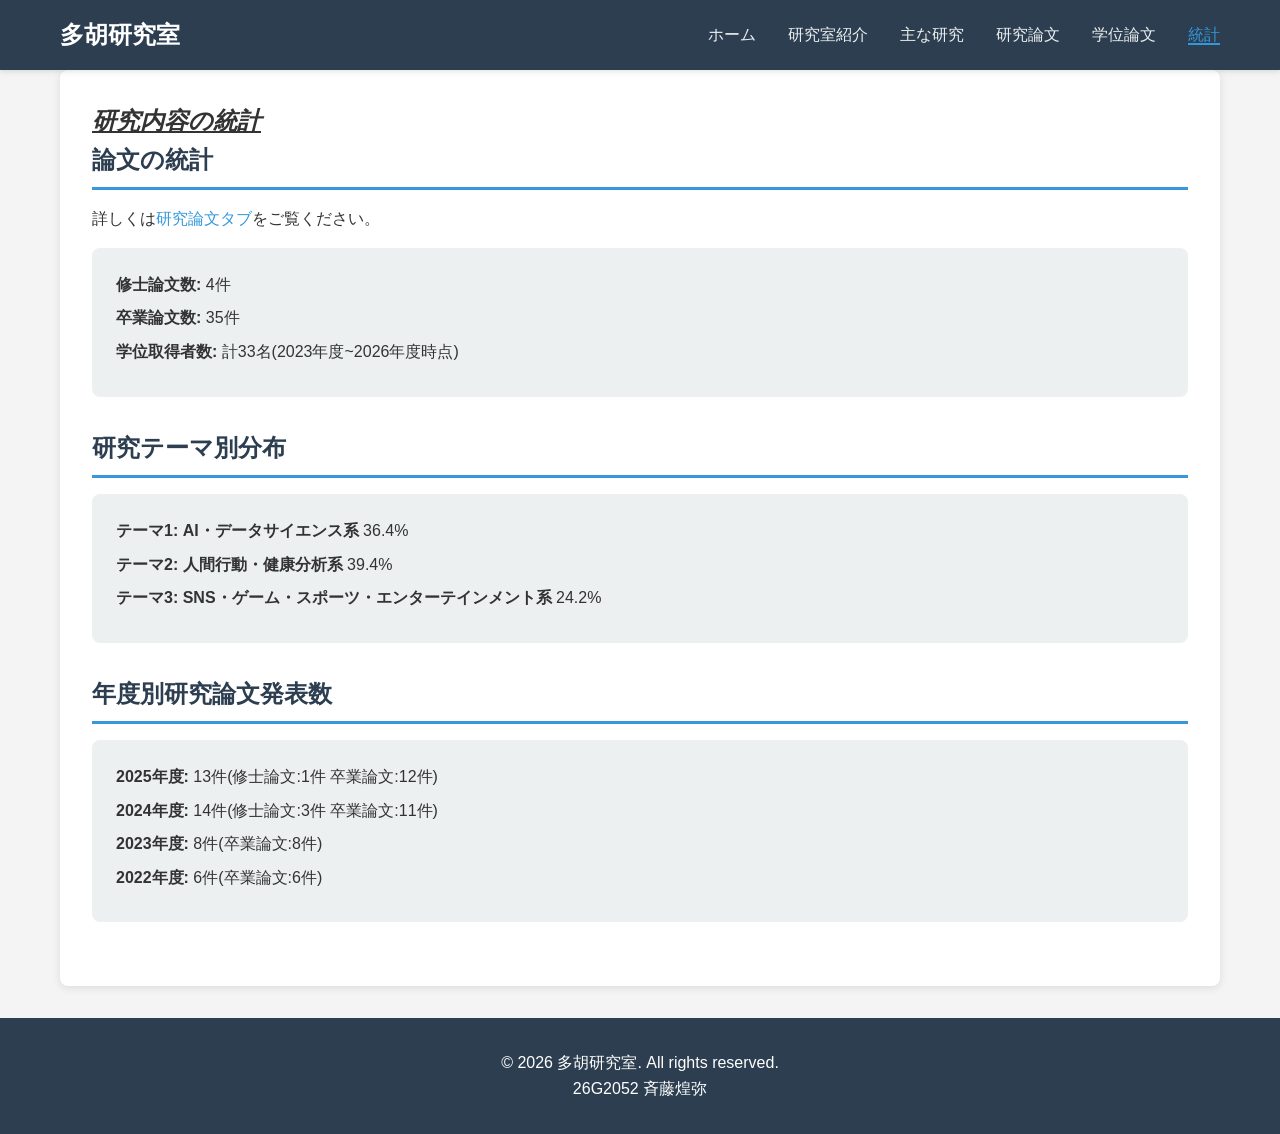
<file: lab-website/statistics.html>
<!DOCTYPE html>
<html lang="ja">
<head>
    <meta charset="UTF-8">
    <meta name="viewport" content="width=device-width, initial-scale=1.0">
    <title>研究内容の統計</title>
    <link rel="stylesheet" href="css/style.css">
</head>
<body>
    <nav class="navbar">
        <div class="container">
            <a href="../index.html" class="logo">多胡研究室</a>
            <ul class="nav-links">
                <li><a href="../index.html">ホーム</a></li>
                <li><a href="about.html">研究室紹介</a></li>
                <li><a href="research.html">主な研究</a></li>
                <li><a href="papers.html">研究論文</a></li>
                <li><a href="thesis.html">学位論文</a></li>
                <li><a href="statistics.html" class="active">統計</a></li>
            </ul>
        </div>
    </nav>

    <main class="container">
        <section class="content-section">
            <i><u><b><h1>研究内容の統計</h1></b></u></i>
            
            <article>
                <h2>論文の統計</h2><p>詳しくは<a href="thesis.html">研究論文タブ</a>をご覧ください。</p>
                <div class="statistics">
                    <p><strong>修士論文数:</strong> 4件 </p>
                    <p><strong>卒業論文数:</strong> 35件 </p>
                    <p><strong>学位取得者数:</strong> 計33名(2023年度~2026年度時点)</p>
                </div>
            </article>

            <article>
                <h2>研究テーマ別分布</h2>
                <div class="statistics">
                    <p><strong>テーマ1: AI・データサイエンス系</strong> 36.4%</p>
                    <p><strong>テーマ2: 人間行動・健康分析系</strong> 39.4%</p>
                    <p><strong>テーマ3: SNS・ゲーム・スポーツ・エンターテインメント系</strong> 24.2%</p>
                </div>
            </article>

            <article>
                <h2>年度別研究論文発表数</h2>
                <div class="statistics">
                    <p><strong>2025年度:</strong> 13件(修士論文:1件 卒業論文:12件)</p>
                    <p><strong>2024年度:</strong> 14件(修士論文:3件 卒業論文:11件)</p>
                    <p><strong>2023年度:</strong> 8件(卒業論文:8件)</p>
                    <p><strong>2022年度:</strong> 6件(卒業論文:6件)</p>
                </div>
            </article>
        </section>
    </main>

    <footer>
        <p>&copy; 2026 多胡研究室. All rights reserved.</p>
        <p>26G2052 斉藤煌弥</p>
    </footer>

    <script src="js/script.js"></script>
</body>
</html>
</file>
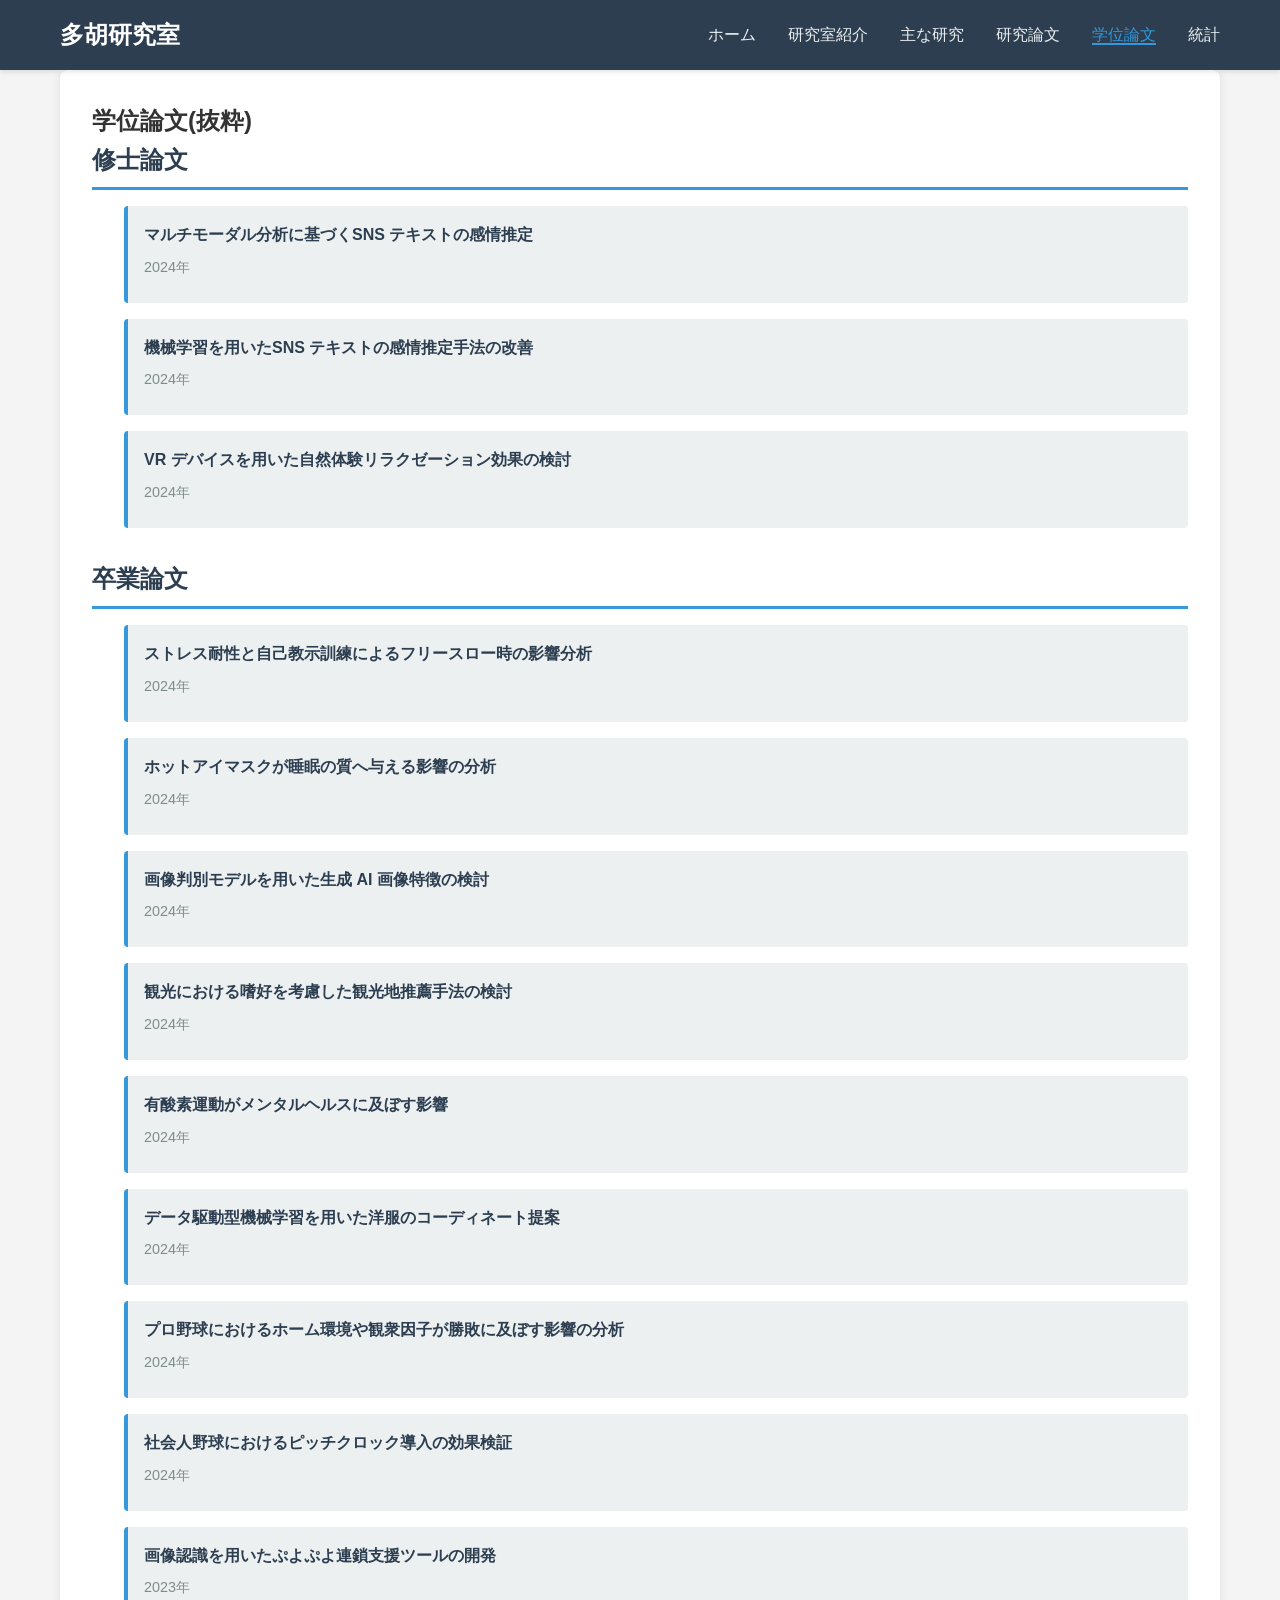
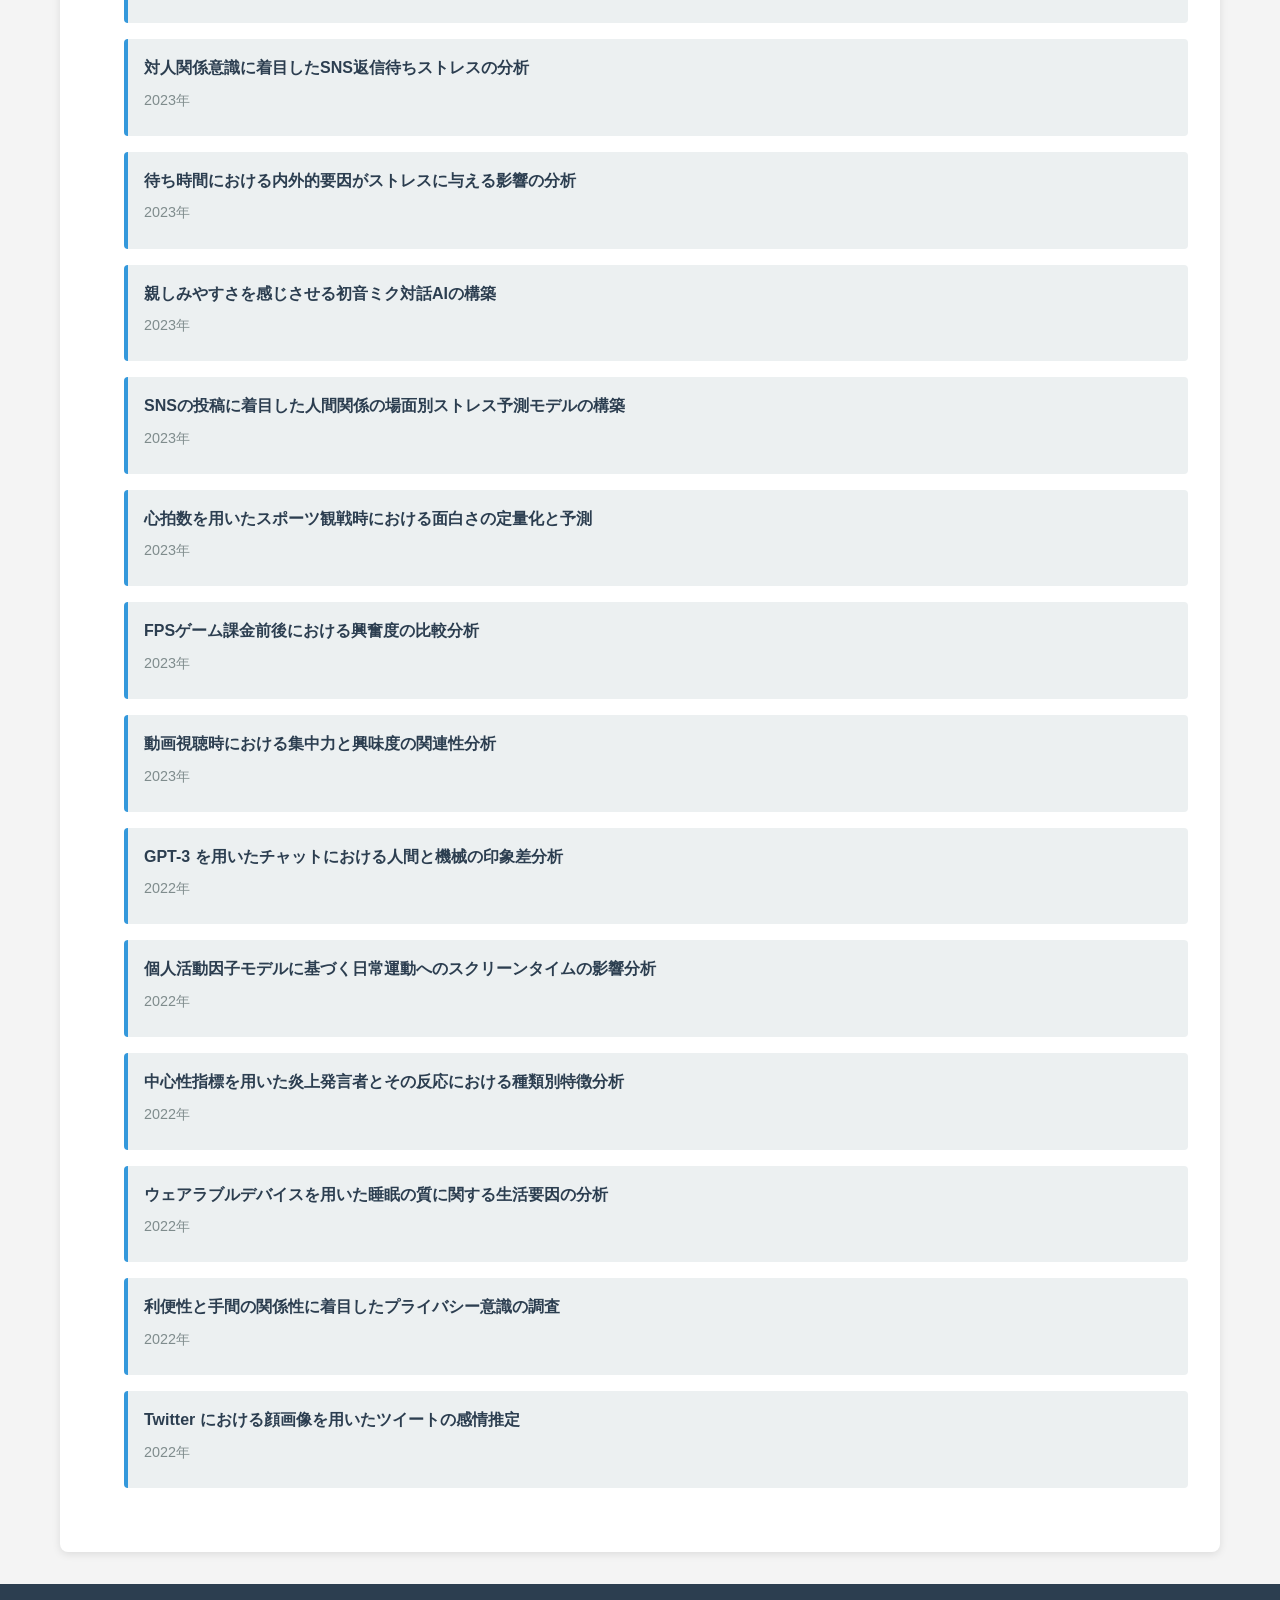
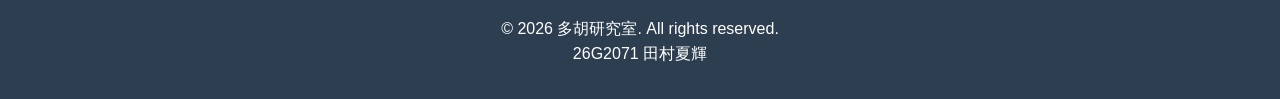
<file: lab-website/thesis.html>
<!DOCTYPE html>
<html lang="ja">
<head>
    <meta charset="UTF-8">
    <meta name="viewport" content="width=device-width, initial-scale=1.0">
    <title>学位論文</title>
    <link rel="stylesheet" href="css/style.css">
</head>
<body>
    <nav class="navbar">
        <div class="container">
            <a href="../index.html" class="logo">多胡研究室</a>
            <ul class="nav-links">
                <li><a href="../index.html">ホーム</a></li>
                <li><a href="about.html">研究室紹介</a></li>
                <li><a href="research.html">主な研究</a></li>
                <li><a href="papers.html">研究論文</a></li>
                <li><a href="thesis.html" class="active">学位論文</a></li>
                <li><a href="statistics.html">統計</a></li>
            </ul>
        </div>
    </nav>

    <main class="container">
        <section class="content-section">
            <h1>学位論文(抜粋)</h1>
            
            <article>
                <h2>修士論文</h2>
                <ul class="thesis-list">
                    <li>
                        <strong>マルチモーダル分析に基づくSNS テキストの感情推定</strong>
                        <p>2024年</p>
                    </li>
                    <li>
                        <strong>機械学習を用いたSNS テキストの感情推定手法の改善</strong>
                        <p>2024年</p>
                    </li>
                    <li>
                        <strong>VR デバイスを用いた自然体験リラクゼーション効果の検討</strong>
                        <p>2024年</p>
                    </li>
                </ul>
            </article>

            <article>
                <h2>卒業論文</h2>
                <ul class="thesis-list">
                    <li>
                        <strong>ストレス耐性と自己教示訓練によるフリースロー時の影響分析</strong>
                        <p>2024年</p>
                    </li>
                    <li>
                        <strong>ホットアイマスクが睡眠の質へ与える影響の分析</strong>
                        <p>2024年</p>
                    </li>
                    <li>
                        <strong>画像判別モデルを用いた生成 AI 画像特徴の検討</strong>
                        <p>2024年</p>
                    </li>
                    <li>
                        <strong>観光における嗜好を考慮した観光地推薦手法の検討</strong>
                        <p>2024年</p>
                    </li>
                    <li>
                        <strong>有酸素運動がメンタルヘルスに及ぼす影響</strong>
                        <p>2024年</p>
                    </li>
                    <li>
                        <strong>データ駆動型機械学習を用いた洋服のコーディネート提案</strong>
                        <p>2024年</p>
                    </li>
                    <li>
                        <strong>プロ野球におけるホーム環境や観衆因子が勝敗に及ぼす影響の分析</strong>
                        <p>2024年</p>
                    </li>
                    <li>
                        <strong>社会人野球におけるピッチクロック導入の効果検証</strong>
                        <p>2024年</p>
                    </li>
                    <li>
                        <strong>画像認識を用いたぷよぷよ連鎖支援ツールの開発</strong>
                        <p>2023年</p>
                    </li>
                    <li>
                        <strong>対人関係意識に着目したSNS返信待ちストレスの分析</strong>
                        <p>2023年</p>
                    </li>
                    <li>
                        <strong>待ち時間における内外的要因がストレスに与える影響の分析</strong>
                        <p> 2023年</p>
                    </li>
                    <li>
                        <strong>親しみやすさを感じさせる初音ミク対話AIの構築</strong>
                        <p>2023年</p>
                    </li>
                    <li>
                        <strong>SNSの投稿に着目した人間関係の場面別ストレス予測モデルの構築</strong>
                        <p>2023年</p>
                    </li>
                    <li>
                        <strong>心拍数を用いたスポーツ観戦時における面白さの定量化と予測</strong>
                        <p>2023年</p>
                    </li>
                    <li>
                        <strong>FPSゲーム課金前後における興奮度の比較分析</strong>
                        <p>2023年</p>
                    </li>
                    <li>
                        <strong>動画視聴時における集中力と興味度の関連性分析</strong>
                        <p>2023年</p>
                    </li>
                    <li>
                        <strong>GPT-3 を用いたチャットにおける人間と機械の印象差分析</strong>
                        <p>2022年</p>
                    </li>
                    <li>
                        <strong>個人活動因子モデルに基づく日常運動へのスクリーンタイムの影響分析</strong>
                        <p>2022年</p>
                    </li>
                    <li>
                        <strong>中心性指標を用いた炎上発言者とその反応における種類別特徴分析</strong>
                        <p>2022年</p>
                    </li>
                    <li>
                        <strong>ウェアラブルデバイスを用いた睡眠の質に関する生活要因の分析</strong>
                        <p>2022年</p>
                    </li>
                    <li>
                        <strong>利便性と手間の関係性に着目したプライバシー意識の調査</strong>
                        <p>2022年</p>
                    </li>
                    <li>
                        <strong>Twitter における顔画像を用いたツイートの感情推定</strong>
                        <p>2022年</p>
                    </li>
                </ul>
            </article>
        </section>
    </main>

    <footer>
        <p>&copy; 2026 多胡研究室. All rights reserved.</p>
        <p>26G2071 田村夏輝</p>
    </footer>

    <script src="js/script.js"></script>
</body>
</html>
</file>
<file: lab-website/css/style.css>
/* グローバルスタイル */
* {
    margin: 0;
    padding: 0;
    box-sizing: border-box;
}

body {
    font-family: 'Segoe UI', Tahoma, Geneva, Verdana, sans-serif;
    line-height: 1.6;
    color: #333;
    background-color: #f4f4f4;
}

/* コンテナ */
.container {
    max-width: 1200px;
    margin: 0 auto;
    padding: 0 20px;
}

/* ナビゲーションバー */
.navbar {
    background-color: #2c3e50;
    padding: 1rem 0;
    position: sticky;
    top: 0;
    z-index: 100;
    box-shadow: 0 2px 5px rgba(0, 0, 0, 0.1);
}

.navbar .container {
    display: flex;
    justify-content: space-between;
    align-items: center;
}

.logo {
    font-size: 1.5rem;
    font-weight: bold;
    color: #fff;
    text-decoration: none;
}

.nav-links {
    display: flex;
    list-style: none;
    gap: 2rem;
}

.nav-links a {
    color: #ecf0f1;
    text-decoration: none;
    transition: color 0.3s ease;
}

.nav-links a:hover,
.nav-links a.active {
    color: #3498db;
    border-bottom: 2px solid #3498db;
}

/* ヒーローセクション */
.hero {
    background: linear-gradient(135deg, #667eea 0%, #764ba2 100%);
    color: white;
    padding: 100px 0;
    text-align: center;
}

.hero-content h1 {
    font-size: 3rem;
    margin-bottom: 1rem;
}

.hero-content p {
    font-size: 1.5rem;
    margin-bottom: 2rem;
}

/* メインコンテンツ */
main {
    min-height: calc(100vh - 200px);
    padding: 2rem 0;
}

main > .container {
    background: white;
    border-radius: 8px;
    box-shadow: 0 2px 8px rgba(0, 0, 0, 0.1);
    overflow: hidden;
}

section {
    padding: 2rem;
}

section h2 {
    color: #2c3e50;
    margin-bottom: 1.5rem;
    border-bottom: 3px solid #3498db;
    padding-bottom: 0.5rem;
}

.content-section {
    background: white;
    padding: 2rem;
    border-radius: 8px;
    box-shadow: 0 2px 8px rgba(0, 0, 0, 0.1);
    margin-bottom: 2rem;
}

/* 研究室の概要セクション */
.overview-section {
    border-bottom: 2px solid #ecf0f1;
}

.overview-text {
    font-size: 1.1rem;
    line-height: 1.8;
    color: #555;
    font-weight: 500;
}

/* 研究室の写真セクション */
.lab-photo-section {
    border-bottom: 2px solid #ecf0f1;
    text-align: center;
}

.lab-photo-container {
    display: flex;
    flex-direction: column;
    align-items: center;
    gap: 1rem;
}

.lab-photo {
    max-width: 100%;
    height: auto;
    border-radius: 8px;
    box-shadow: 0 4px 12px rgba(0, 0, 0, 0.15);
    max-height: 400px;
    object-fit: cover;
}

.photo-caption {
    font-size: 0.9rem;
    color: #7f8c8d;
    font-style: italic;
    text-align: center;
    padding: 1rem;
    background-color: #f8f9fa;
    border-radius: 4px;
    border-left: 4px solid #3498db;
}

.photo-caption code {
    background-color: #ecf0f1;
    padding: 0.2rem 0.4rem;
    border-radius: 3px;
    font-family: 'Courier New', monospace;
}

/* 連絡先セクション */
.contact-section {
    border-bottom: 2px solid #ecf0f1;
}

.contact-info {
    display: grid;
    grid-template-columns: repeat(auto-fit, minmax(250px, 1fr));
    gap: 2rem;
}

.contact-item {
    background-color: #f8f9fa;
    padding: 1.5rem;
    border-radius: 8px;
    border-left: 5px solid #3498db;
    transition: transform 0.3s ease, box-shadow 0.3s ease;
}

.contact-item:hover {
    transform: translateY(-5px);
    box-shadow: 0 6px 16px rgba(52, 152, 219, 0.2);
}

.contact-item h3 {
    color: #2c3e50;
    margin-bottom: 0.8rem;
    font-size: 1.1rem;
}

.contact-item p {
    color: #555;
    font-size: 1rem;
}

.contact-item a {
    color: #3498db;
    text-decoration: none;
    transition: color 0.3s ease;
}

.contact-item a:hover {
    color: #2980b9;
    text-decoration: underline;
}

/* 論文リストのテキストの不自然な広がりを防ぐ */
.paper-list p {
    text-align: left;           /* 左揃えにして、文字の間隔を正常にする */
    overflow-wrap: break-word;  /* 長いジャーナル名が枠からはみ出るのを防ぐ */
    word-break: break-word;     /* 同上（古いブラウザ対応） */
}

article {
    margin-bottom: 2rem;
}

article h2 {
    color: #2c3e50;
    margin-bottom: 1rem;
    border-bottom: 3px solid #3498db;
    padding-bottom: 0.5rem;
}

article h3 {
    color: #34495e;
    margin-top: 1.5rem;
    margin-bottom: 0.5rem;
}

article p {
    margin-bottom: 1rem;
    text-align: justify;
}

article ul {
    margin-left: 2rem;
    margin-bottom: 1rem;
}

article li {
    margin-bottom: 0.5rem;
}

/* リンク */
a {
    color: #3498db;
    text-decoration: none;
    transition: color 0.3s ease;
}

a:hover {
    color: #2980b9;
    text-decoration: underline;
}

/* 論文リスト */
.paper-list,
.thesis-list {
    list-style: none;
    padding: 0;
}

.paper-list li,
.thesis-list li {
    background-color: #ecf0f1;
    padding: 1rem;
    margin-bottom: 1rem;
    border-left: 4px solid #3498db;
    border-radius: 4px;
}

.paper-list strong,
.thesis-list strong {
    display: block;
    margin-bottom: 0.5rem;
    color: #2c3e50;
}

.paper-list p,
.thesis-list p {
    font-size: 0.9rem;
    color: #7f8c8d;
    margin-bottom: 0.5rem;
}

/* 研究アイテム */
.research-item {
    border-left: 5px solid #3498db;
    padding-left: 1.5rem;
    margin-bottom: 1.5rem;
}

/* ニュースアイテム */
.news-item {
    background-color: #ecf0f1;
    padding: 1.5rem;
    border-radius: 8px;
    margin-bottom: 1.5rem;
}

.news-item h3 {
    margin-top: 0;
}

/* 統計 */
.statistics {
    background-color: #ecf0f1;
    padding: 1.5rem;
    border-radius: 8px;
    margin-bottom: 1rem;
}

.statistics p {
    margin-bottom: 0.5rem;
}

/* フッター */
footer {
    background-color: #2c3e50;
    color: white;
    text-align: center;
    padding: 2rem;
    margin-top: 2rem;
}

/* レスポンシブデザイン */
@media (max-width: 768px) {
    .nav-links {
        flex-direction: column;
        gap: 1rem;
    }

    .hero-content h1 {
        font-size: 2rem;
    }

    .hero-content p {
        font-size: 1.2rem;
    }

    section {
        padding: 1.5rem;
    }

    .contact-info {
        grid-template-columns: 1fr;
    }

    article {
        margin-bottom: 1.5rem;
    }
}

@media (max-width: 480px) {
    .navbar .container {
        flex-direction: column;
        gap: 1rem;
    }

    .nav-links {
        flex-direction: column;
        gap: 0.5rem;
    }

    .hero-content h1 {
        font-size: 1.5rem;
    }

    .hero-content p {
        font-size: 1rem;
    }

    section {
        padding: 1rem;
    }

    section h2 {
        font-size: 1.3rem;
    }
}
</file>
